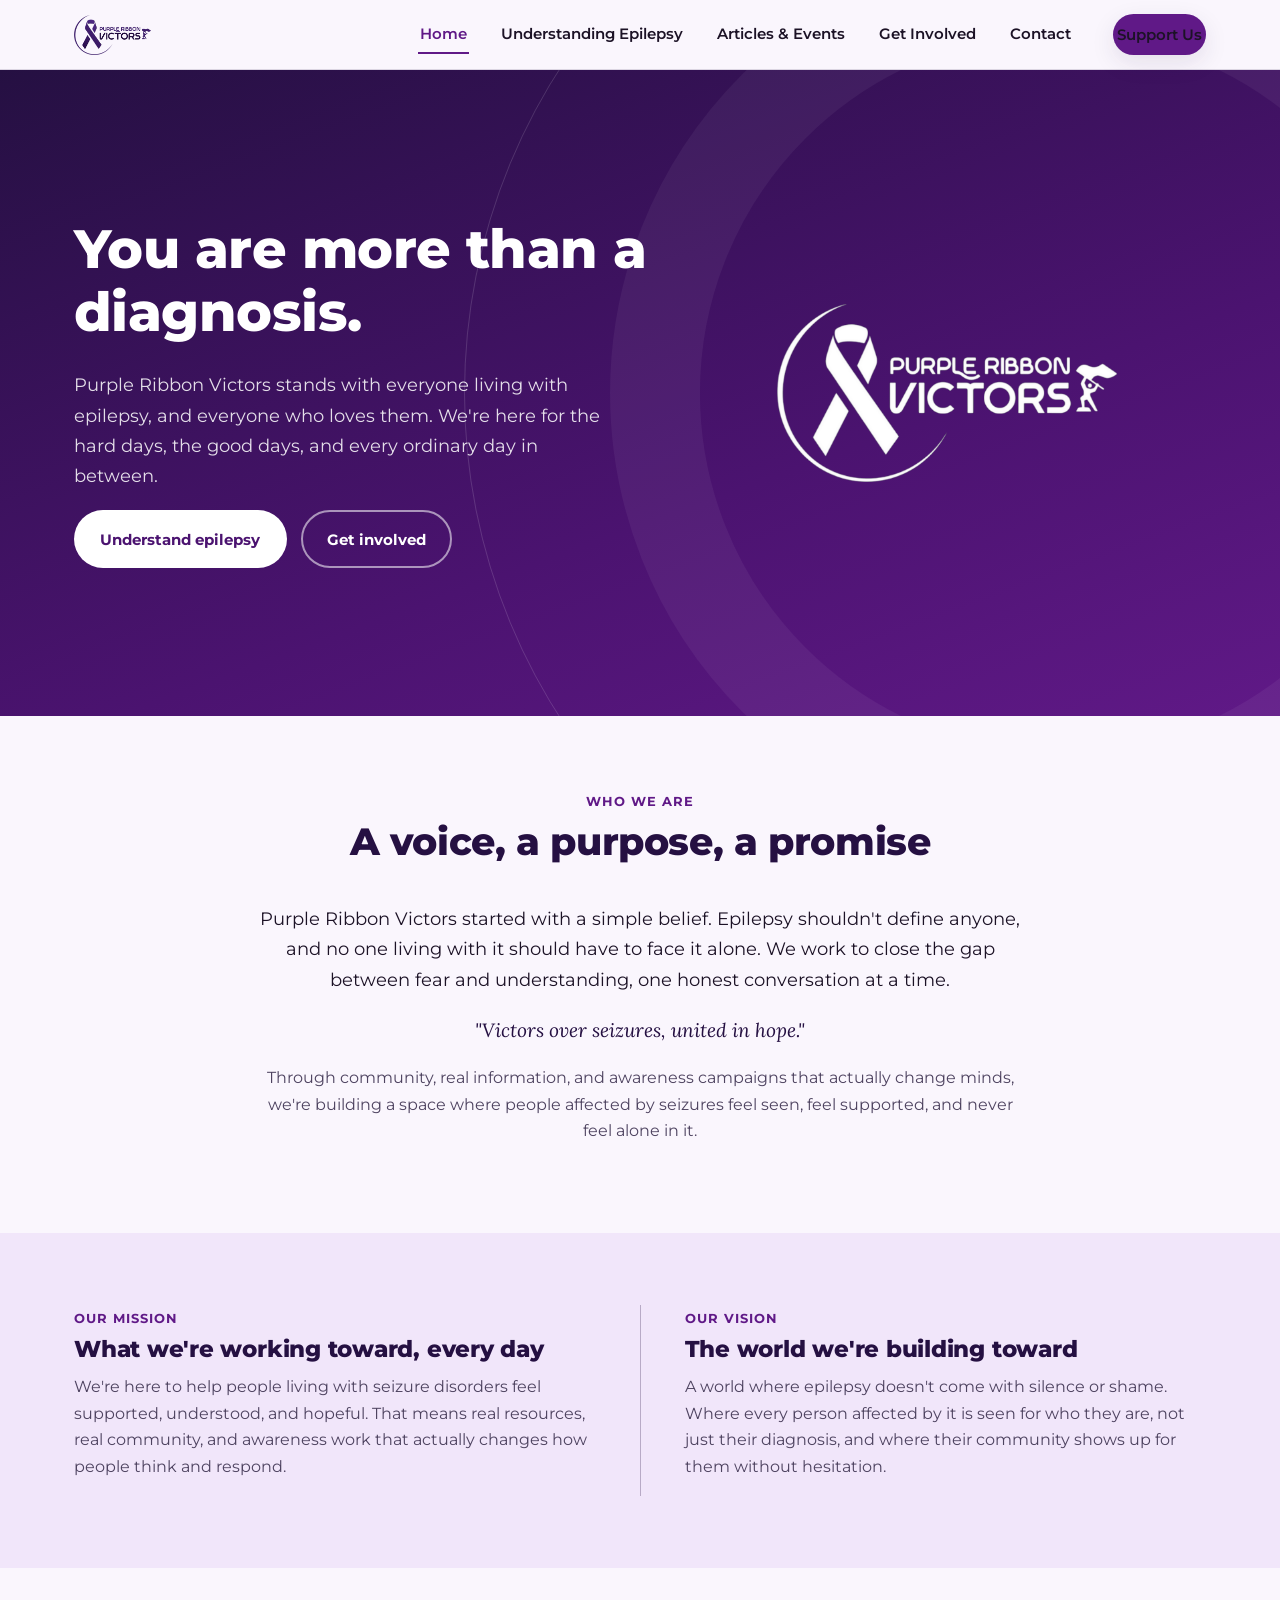
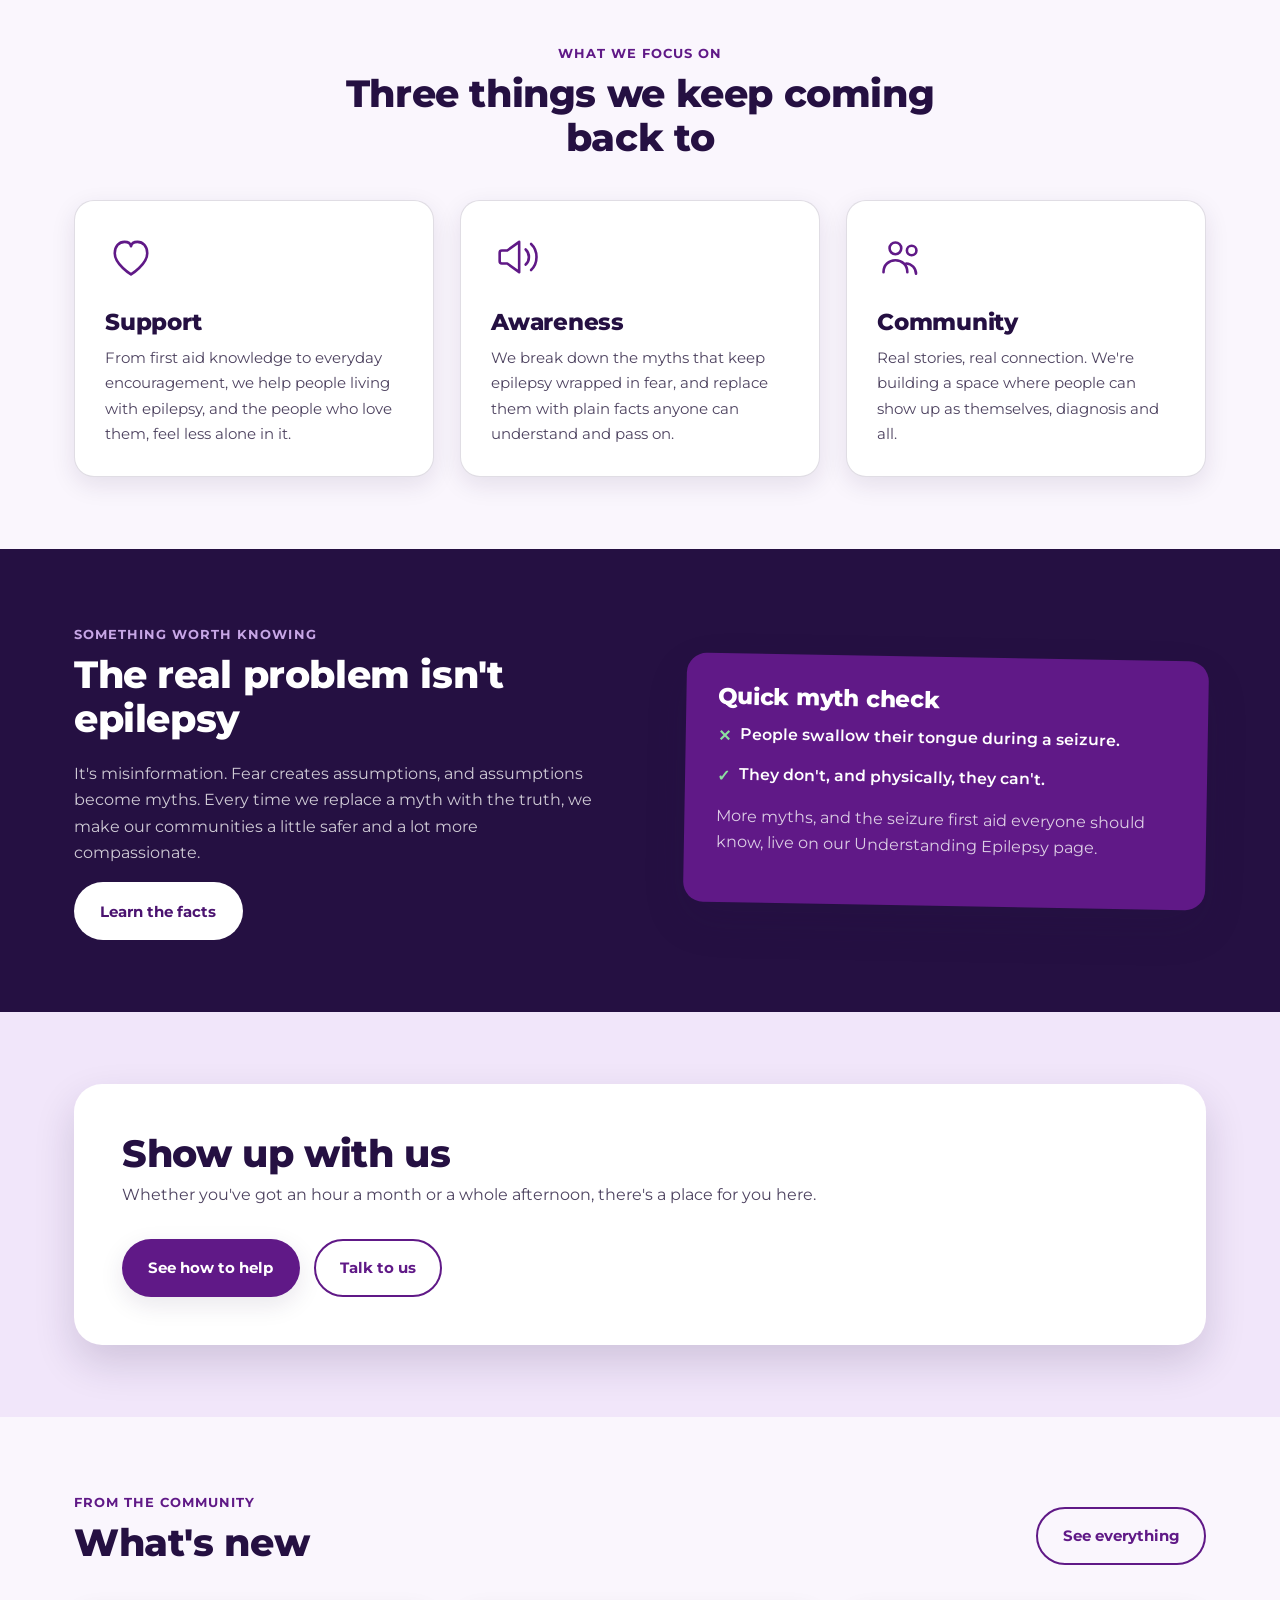
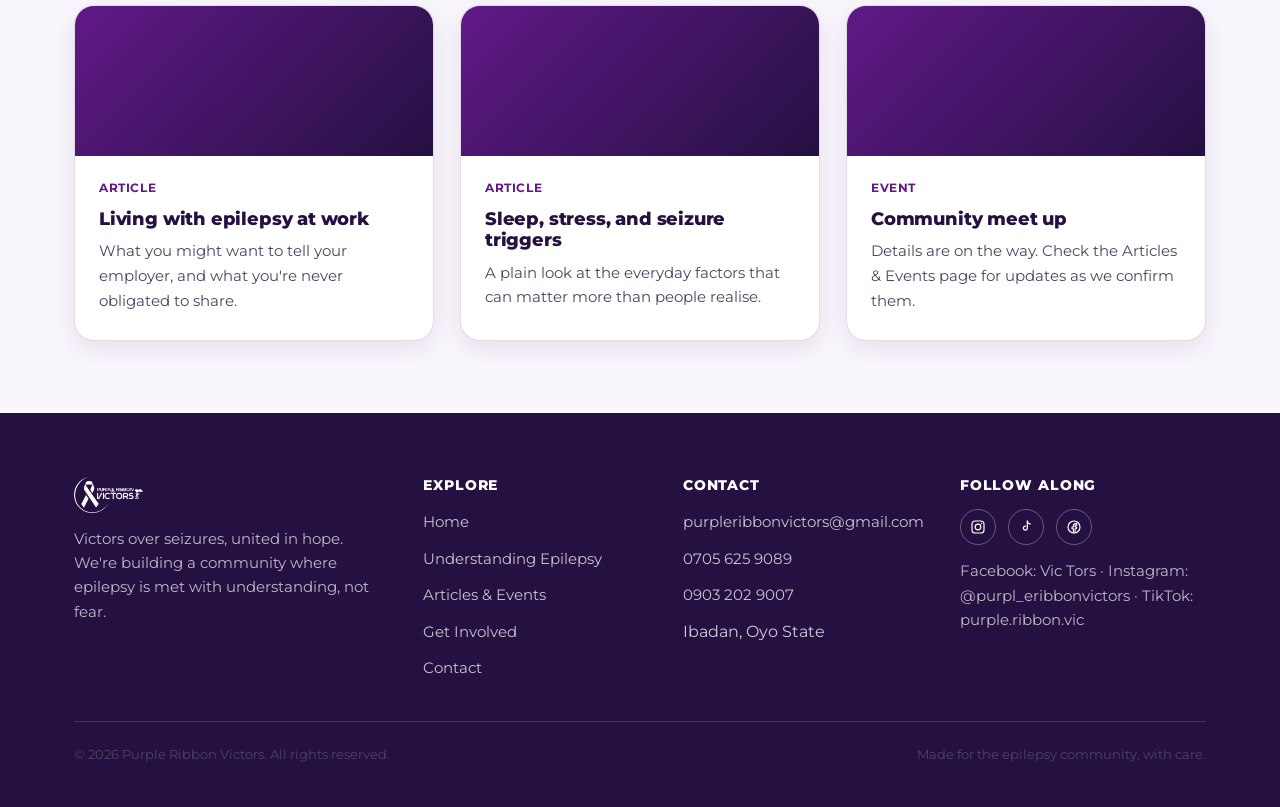
<file: index.html>
<!doctype html>
<html lang="en">
<head>
<meta charset="UTF-8">
<meta name="viewport" content="width=device-width, initial-scale=1.0">
<title>Purple Ribbon Victors | Victors Over Seizures, United in Hope</title>
<meta name="description" content="Purple Ribbon Victors supports people living with epilepsy through community, real information, and honest awareness. Learn, get involved, and never face it alone.">
<link rel="icon" href="logo-color.png">
<link rel="stylesheet" href="style.css">
</head>
<body>

<header class="site-header">
  <nav class="nav">
    <a href="index.html" class="brand">
      <img src="logo-color.png" alt="Purple Ribbon Victors">
    </a>
    <button class="nav-toggle" aria-label="Toggle menu" aria-expanded="false">
      <span></span><span></span><span></span>
    </button>
    <div class="nav-links">
      <a href="index.html" class="active">Home</a>
      <a href="understanding-epilepsy.html">Understanding Epilepsy</a>
      <a href="articles-events.html">Articles &amp; Events</a>
      <a href="get-involved.html">Get Involved</a>
      <a href="contact.html">Contact</a>
      <a href="get-involved.html#support" class="btn btn-primary nav-cta">Support Us</a>
    </div>
  </nav>
</header>

<section class="hero">
  <div class="hero-bg-arc"></div>
  <div class="hero-bg-arc two"></div>
  <div class="wrap">
    <div>
      <h1>You are more than a diagnosis.</h1>
      <p class="lede">Purple Ribbon Victors stands with everyone living with epilepsy, and everyone who loves them. We're here for the hard days, the good days, and every ordinary day in between.</p>
      <div class="btn-row">
        <a href="understanding-epilepsy.html" class="btn btn-white">Understand epilepsy</a>
        <a href="get-involved.html" class="btn btn-outline-light">Get involved</a>
      </div>
    </div>
    <div class="hero-art">
      <img src="logo-white.png" alt="Purple Ribbon Victors ribbon mark" style="max-width:340px;">
    </div>
  </div>
</section>

<section>
  <div class="wrap">
    <div class="section-head center">
      <span class="eyebrow">Who we are</span>
      <h2>A voice, a purpose, a promise</h2>
    </div>
    <div style="max-width:760px; margin:0 auto; text-align:center;">
      <p class="lede">Purple Ribbon Victors started with a simple belief. Epilepsy shouldn't define anyone, and no one living with it should have to face it alone. We work to close the gap between fear and understanding, one honest conversation at a time.</p>
      <p class="quote">"Victors over seizures, united in hope."</p>
      <p>Through community, real information, and awareness campaigns that actually change minds, we're building a space where people affected by seizures feel seen, feel supported, and never feel alone in it.</p>
    </div>
  </div>
</section>

<section class="alt">
  <div class="wrap">
    <div class="divider-row">
      <div>
        <span class="eyebrow">Our mission</span>
        <h3>What we're working toward, every day</h3>
        <p>We're here to help people living with seizure disorders feel supported, understood, and hopeful. That means real resources, real community, and awareness work that actually changes how people think and respond.</p>
      </div>
      <div class="rule"></div>
      <div>
        <span class="eyebrow">Our vision</span>
        <h3>The world we're building toward</h3>
        <p>A world where epilepsy doesn't come with silence or shame. Where every person affected by it is seen for who they are, not just their diagnosis, and where their community shows up for them without hesitation.</p>
      </div>
    </div>
  </div>
</section>

<section>
  <div class="wrap">
    <div class="section-head center">
      <span class="eyebrow">What we focus on</span>
      <h2>Three things we keep coming back to</h2>
    </div>
    <div class="grid grid-3">
      <div class="card">
        <svg class="icon" viewBox="0 0 48 48" fill="none" xmlns="http://www.w3.org/2000/svg">
          <path d="M24 40s-15-9.2-15-19.5C9 14 13 10 18 10c3 0 5.5 1.6 6 4 .5-2.4 3-4 6-4 5 0 9 4 9 10.5C39 30.8 24 40 24 40Z" stroke="#601987" stroke-width="2.4" stroke-linejoin="round"/>
        </svg>
        <h3>Support</h3>
        <p>From first aid knowledge to everyday encouragement, we help people living with epilepsy, and the people who love them, feel less alone in it.</p>
      </div>
      <div class="card">
        <svg class="icon" viewBox="0 0 48 48" fill="none" xmlns="http://www.w3.org/2000/svg">
          <path d="M8 20v8a2 2 0 0 0 2 2h5l11 8V10l-11 8H10a2 2 0 0 0-2 2Z" stroke="#601987" stroke-width="2.4" stroke-linejoin="round"/>
          <path d="M32 17c1.9 1.7 3 4.1 3 7s-1.1 5.3-3 7" stroke="#601987" stroke-width="2.4" stroke-linecap="round"/>
          <path d="M37 12c3.1 2.9 5 6.9 5 12s-1.9 9.1-5 12" stroke="#601987" stroke-width="2.4" stroke-linecap="round"/>
        </svg>
        <h3>Awareness</h3>
        <p>We break down the myths that keep epilepsy wrapped in fear, and replace them with plain facts anyone can understand and pass on.</p>
      </div>
      <div class="card">
        <svg class="icon" viewBox="0 0 48 48" fill="none" xmlns="http://www.w3.org/2000/svg">
          <circle cx="17" cy="16" r="5.4" stroke="#601987" stroke-width="2.4"/>
          <circle cx="32" cy="18" r="4.4" stroke="#601987" stroke-width="2.4"/>
          <path d="M6 38c0-6.6 4.9-11 11-11s11 4.4 11 11" stroke="#601987" stroke-width="2.4" stroke-linecap="round"/>
          <path d="M27 30c5 .3 9 4.4 9 9.5" stroke="#601987" stroke-width="2.4" stroke-linecap="round"/>
        </svg>
        <h3>Community</h3>
        <p>Real stories, real connection. We're building a space where people can show up as themselves, diagnosis and all.</p>
      </div>
    </div>
  </div>
</section>

<section class="dark">
  <div class="wrap">
    <div class="divider-row" style="align-items:center;">
      <div>
        <span class="eyebrow" style="color:#C7A6E6;">Something worth knowing</span>
        <h2>The real problem isn't epilepsy</h2>
        <p>It's misinformation. Fear creates assumptions, and assumptions become myths. Every time we replace a myth with the truth, we make our communities a little safer and a lot more compassionate.</p>
        <a href="understanding-epilepsy.html" class="btn btn-white">Learn the facts</a>
      </div>
      <div class="rule" style="background:rgba(255,255,255,.18);"></div>
      <div class="tilt-card do" style="transform:rotate(1deg);">
        <h3>Quick myth check</h3>
        <ul>
          <li><span class="mark">✕</span> People swallow their tongue during a seizure.</li>
          <li><span class="mark">✓</span> They don't, and physically, they can't.</li>
        </ul>
        <p style="margin-top:14px;">More myths, and the seizure first aid everyone should know, live on our Understanding Epilepsy page.</p>
      </div>
    </div>
  </div>
</section>

<section class="alt">
  <div class="wrap">
    <div class="cta-band" style="background:#fff; box-shadow: var(--shadow-md);">
      <div>
        <h2 style="color:var(--purple-900);">Show up with us</h2>
        <p style="color:var(--ink-soft);">Whether you've got an hour a month or a whole afternoon, there's a place for you here.</p>
      </div>
      <div class="btn-row">
        <a href="get-involved.html" class="btn btn-primary">See how to help</a>
        <a href="contact.html" class="btn btn-outline">Talk to us</a>
      </div>
    </div>
  </div>
</section>

<section>
  <div class="wrap">
    <div class="section-head" style="display:flex; align-items:flex-end; justify-content:space-between; max-width:none; flex-wrap:wrap; gap:16px;">
      <div>
        <span class="eyebrow">From the community</span>
        <h2 style="margin-bottom:0;">What's new</h2>
      </div>
      <a href="articles-events.html" class="btn btn-outline">See everything</a>
    </div>
    <div class="grid grid-3">
      <div class="article-card">
        <div class="thumb"></div>
        <div class="body">
          <span class="meta">Article</span>
          <h3>Living with epilepsy at work</h3>
          <p>What you might want to tell your employer, and what you're never obligated to share.</p>
        </div>
      </div>
      <div class="article-card">
        <div class="thumb"></div>
        <div class="body">
          <span class="meta">Article</span>
          <h3>Sleep, stress, and seizure triggers</h3>
          <p>A plain look at the everyday factors that can matter more than people realise.</p>
        </div>
      </div>
      <div class="article-card">
        <div class="thumb"></div>
        <div class="body">
          <span class="meta">Event</span>
          <h3>Community meet up</h3>
          <p>Details are on the way. Check the Articles &amp; Events page for updates as we confirm them.</p>
        </div>
      </div>
    </div>
  </div>
</section>

<footer class="site-footer">
  <div class="wrap">
    <div class="footer-grid">
      <div>
        <img src="logo-white.png" alt="Purple Ribbon Victors">
        <p>Victors over seizures, united in hope. We're building a community where epilepsy is met with understanding, not fear.</p>
      </div>
      <div>
        <h4>Explore</h4>
        <ul>
          <li><a href="index.html">Home</a></li>
          <li><a href="understanding-epilepsy.html">Understanding Epilepsy</a></li>
          <li><a href="articles-events.html">Articles &amp; Events</a></li>
          <li><a href="get-involved.html">Get Involved</a></li>
          <li><a href="contact.html">Contact</a></li>
        </ul>
      </div>
      <div>
        <h4>Contact</h4>
        <ul>
          <li><a href="mailto:purpleribbonvictors@gmail.com">purpleribbonvictors@gmail.com</a></li>
          <li><a href="tel:07056259089">0705 625 9089</a></li>
          <li><a href="tel:09032029007">0903 202 9007</a></li>
          <li>Ibadan, Oyo State</li>
        </ul>
      </div>
      <div>
        <h4>Follow along</h4>
        <div class="social-row">
          <a href="https://instagram.com/purpl_eribbonvictors" target="_blank" rel="noopener" aria-label="Instagram">
            <svg viewBox="0 0 24 24" fill="none" xmlns="http://www.w3.org/2000/svg"><rect x="3" y="3" width="18" height="18" rx="5" stroke="#fff" stroke-width="1.8"/><circle cx="12" cy="12" r="4.2" stroke="#fff" stroke-width="1.8"/><circle cx="17.4" cy="6.6" r="1" fill="#fff"/></svg>
          </a>
          <a href="https://www.tiktok.com/@purple.ribbon.vic" target="_blank" rel="noopener" aria-label="TikTok">
            <svg viewBox="0 0 24 24" fill="none" xmlns="http://www.w3.org/2000/svg"><path d="M14 3v10.6a3 3 0 1 1-2.4-2.94" stroke="#fff" stroke-width="1.8" stroke-linecap="round"/><path d="M14 3c.4 2.4 2.2 4.2 4.6 4.5" stroke="#fff" stroke-width="1.8" stroke-linecap="round"/></svg>
          </a>
          <a aria-label="Facebook">
            <svg viewBox="0 0 24 24" fill="none" xmlns="http://www.w3.org/2000/svg"><circle cx="12" cy="12" r="9" stroke="#fff" stroke-width="1.8"/><path d="M13.6 21v-6.4h2.1l.3-2.5h-2.4V10.5c0-.7.2-1.2 1.3-1.2h1.3V7c-.2 0-1-.1-1.9-.1-1.9 0-3.2 1.1-3.2 3.3v1.9H9v2.5h2.1V21" stroke="#fff" stroke-width="1.6" stroke-linejoin="round"/></svg>
          </a>
        </div>
        <p class="small" style="margin-top:14px;">Facebook: Vic Tors &middot; Instagram: @purpl_eribbonvictors &middot; TikTok: purple.ribbon.vic</p>
      </div>
    </div>
    <div class="footer-bottom">
      <p>&copy; <span data-year></span> Purple Ribbon Victors. All rights reserved.</p>
      <p>Made for the epilepsy community, with care.</p>
    </div>
  </div>
</footer>

<script src="main.js"></script>
</body>
</html>
</file>
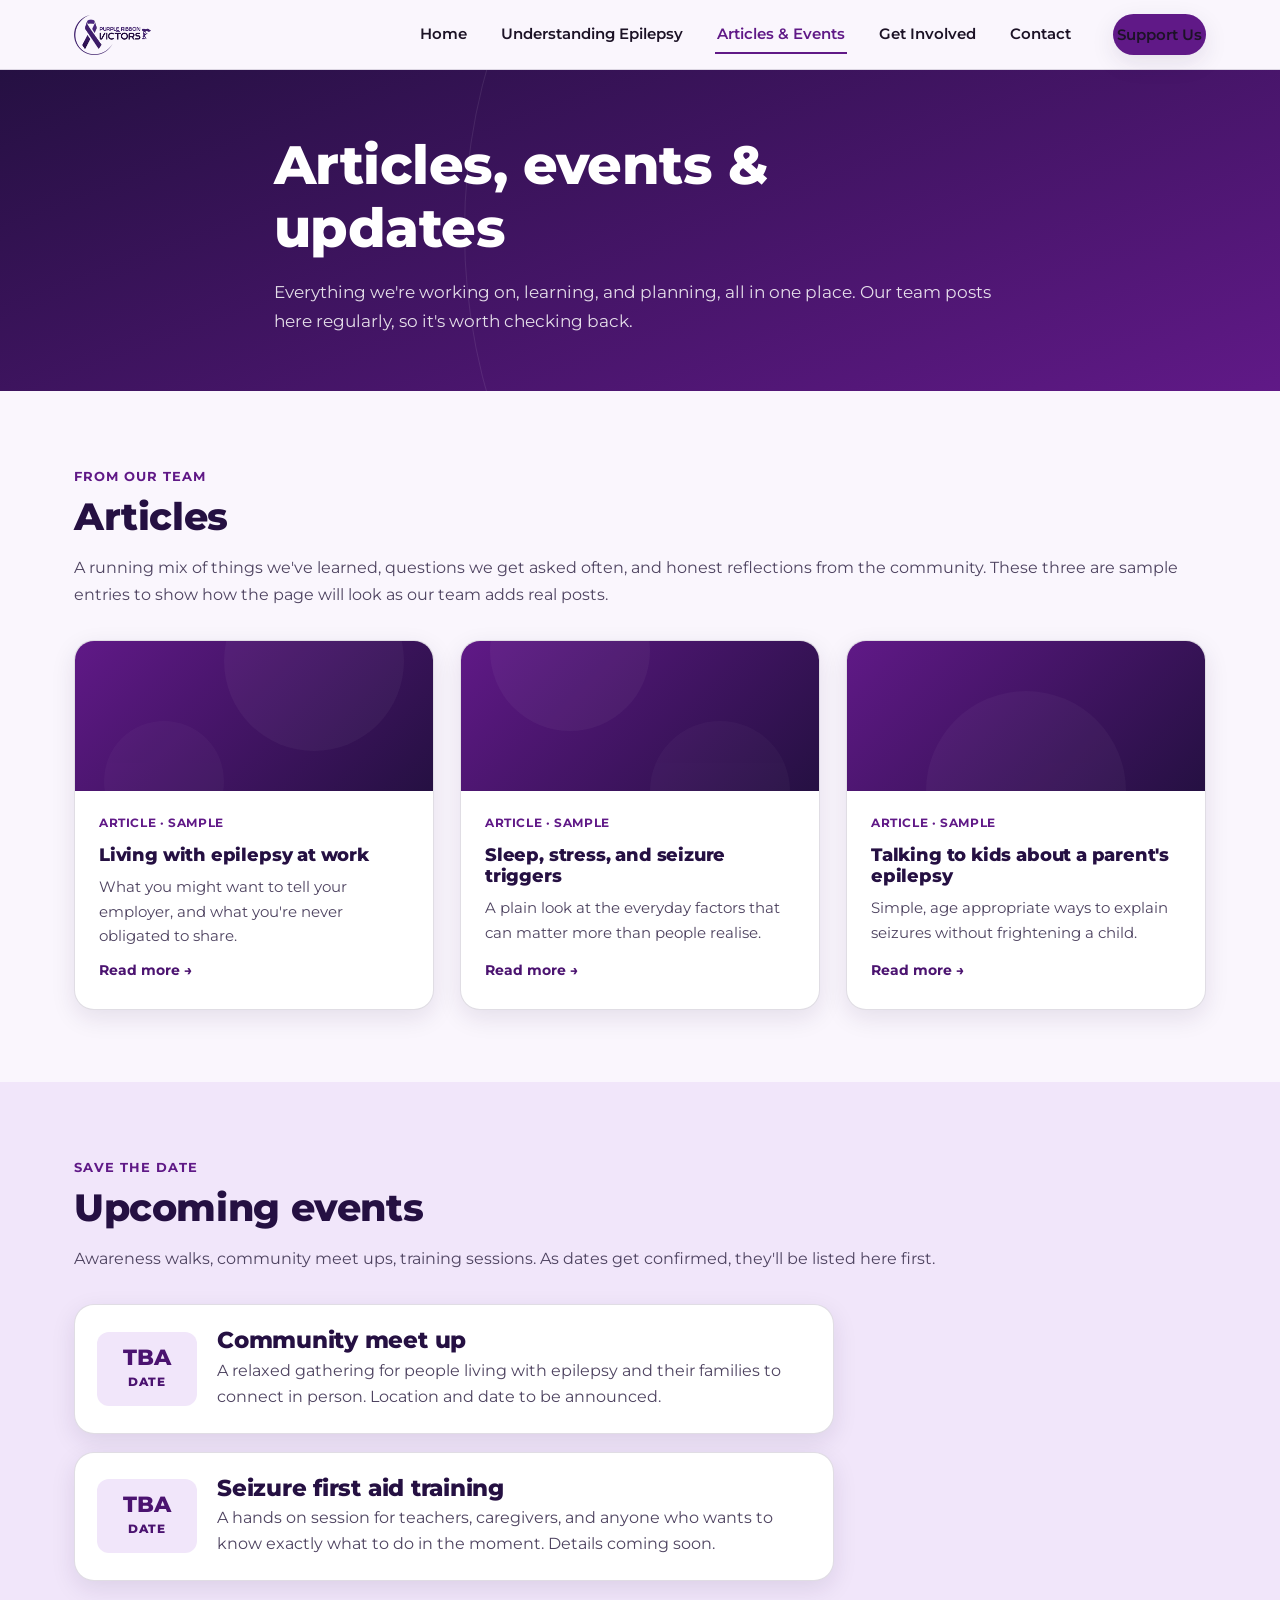
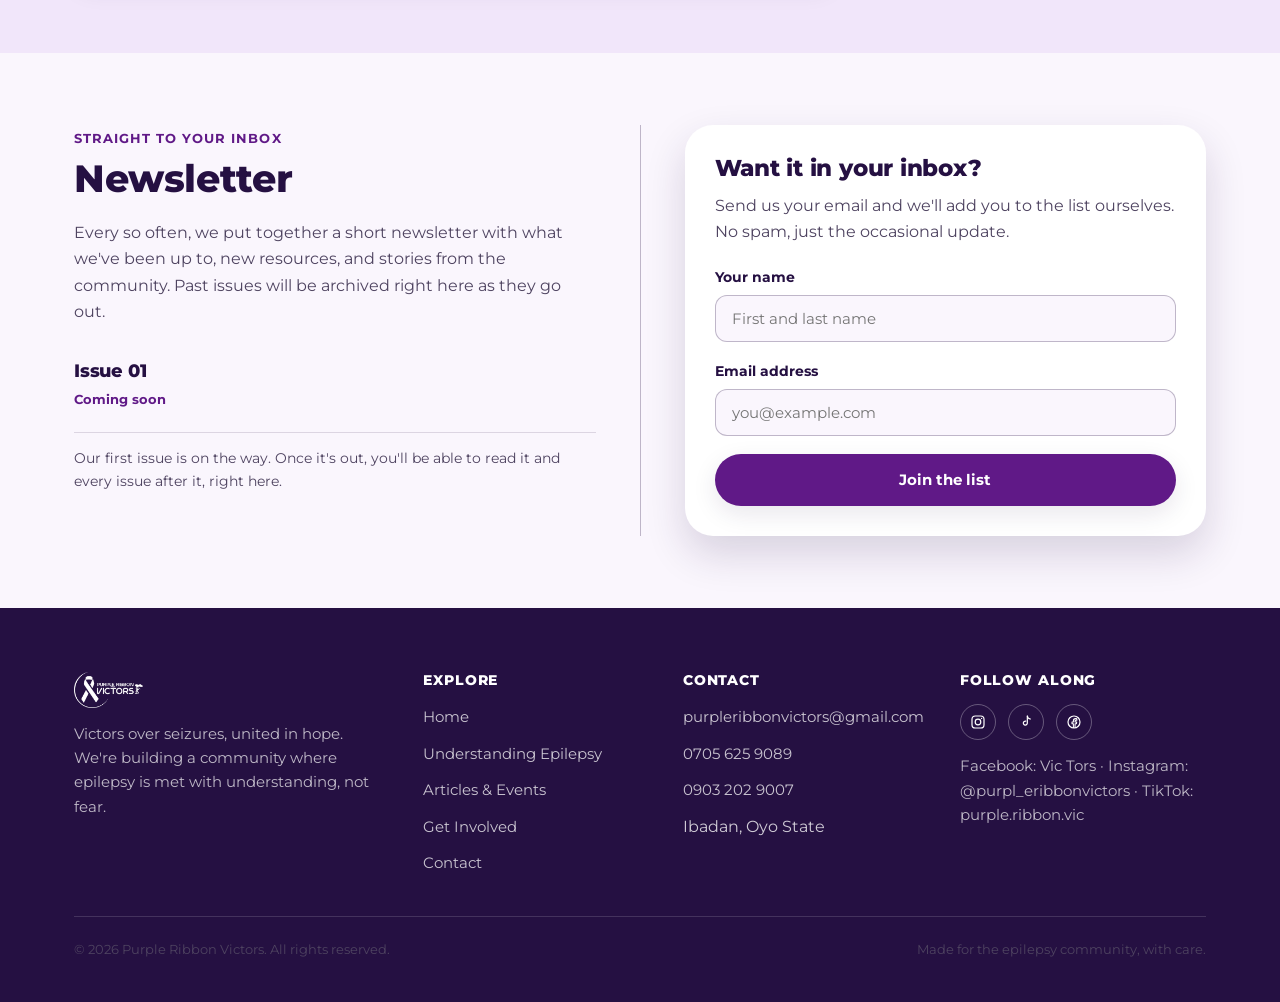
<file: articles-events.html>
<!doctype html>
<html lang="en">
<head>
<meta charset="UTF-8">
<meta name="viewport" content="width=device-width, initial-scale=1.0">
<title>Articles, Events &amp; Newsletter | Purple Ribbon Victors</title>
<meta name="description" content="Articles, upcoming events, and newsletter issues from Purple Ribbon Victors. Updated by our team as things happen.">
<link rel="icon" href="logo-color.png">
<link rel="stylesheet" href="style.css">
</head>
<body>

<header class="site-header">
  <nav class="nav">
    <a href="index.html" class="brand">
      <img src="logo-color.png" alt="Purple Ribbon Victors">
    </a>
    <button class="nav-toggle" aria-label="Toggle menu" aria-expanded="false">
      <span></span><span></span><span></span>
    </button>
    <div class="nav-links">
      <a href="index.html">Home</a>
      <a href="understanding-epilepsy.html">Understanding Epilepsy</a>
      <a href="articles-events.html" class="active">Articles &amp; Events</a>
      <a href="get-involved.html">Get Involved</a>
      <a href="contact.html">Contact</a>
      <a href="get-involved.html#support" class="btn btn-primary nav-cta">Support Us</a>
    </div>
  </nav>
</header>

<section class="page-head">
  <div class="hero-bg-arc two" style="opacity:.6;"></div>
  <div class="wrap">
    <h1>Articles, events &amp; updates</h1>
    <p>Everything we're working on, learning, and planning, all in one place. Our team posts here regularly, so it's worth checking back.</p>
  </div>
</section>

<section>
  <div class="wrap">
    <div class="section-head">
      <span class="eyebrow">From our team</span>
      <h2 style="margin-bottom:0;">Articles</h2>
    </div>
    <p class="muted" style="margin-top:-24px; margin-bottom:32px;">A running mix of things we've learned, questions we get asked often, and honest reflections from the community. These three are sample entries to show how the page will look as our team adds real posts.</p>

    <div class="grid grid-3">
      <div class="article-card">
        <div class="thumb">
          <svg viewBox="0 0 200 150" width="100%" height="100%" xmlns="http://www.w3.org/2000/svg">
            <circle cx="160" cy="20" r="90" fill="rgba(255,255,255,.08)"/>
            <circle cx="10" cy="140" r="60" fill="rgba(255,255,255,.06)"/>
          </svg>
        </div>
        <div class="body">
          <span class="meta">Article &middot; Sample</span>
          <h3>Living with epilepsy at work</h3>
          <p>What you might want to tell your employer, and what you're never obligated to share.</p>
          <span class="read">Read more &rarr;</span>
        </div>
      </div>
      <div class="article-card">
        <div class="thumb">
          <svg viewBox="0 0 200 150" width="100%" height="100%" xmlns="http://www.w3.org/2000/svg">
            <circle cx="30" cy="10" r="80" fill="rgba(255,255,255,.08)"/>
            <circle cx="180" cy="150" r="70" fill="rgba(255,255,255,.06)"/>
          </svg>
        </div>
        <div class="body">
          <span class="meta">Article &middot; Sample</span>
          <h3>Sleep, stress, and seizure triggers</h3>
          <p>A plain look at the everyday factors that can matter more than people realise.</p>
          <span class="read">Read more &rarr;</span>
        </div>
      </div>
      <div class="article-card">
        <div class="thumb">
          <svg viewBox="0 0 200 150" width="100%" height="100%" xmlns="http://www.w3.org/2000/svg">
            <circle cx="100" cy="150" r="100" fill="rgba(255,255,255,.07)"/>
          </svg>
        </div>
        <div class="body">
          <span class="meta">Article &middot; Sample</span>
          <h3>Talking to kids about a parent's epilepsy</h3>
          <p>Simple, age appropriate ways to explain seizures without frightening a child.</p>
          <span class="read">Read more &rarr;</span>
        </div>
      </div>
    </div>
  </div>
</section>

<section class="alt">
  <div class="wrap">
    <div class="section-head">
      <span class="eyebrow">Save the date</span>
      <h2 style="margin-bottom:0;">Upcoming events</h2>
    </div>
    <p class="muted" style="margin-top:-24px; margin-bottom:32px;">Awareness walks, community meet ups, training sessions. As dates get confirmed, they'll be listed here first.</p>

    <div style="display:flex; flex-direction:column; gap:18px; max-width:760px;">
      <div class="event-card">
        <div class="event-date">
          <span class="num">TBA</span>
          <span class="lbl">Date</span>
        </div>
        <div>
          <h3 style="margin-bottom:4px;">Community meet up</h3>
          <p style="margin:0;">A relaxed gathering for people living with epilepsy and their families to connect in person. Location and date to be announced.</p>
        </div>
      </div>
      <div class="event-card">
        <div class="event-date">
          <span class="num">TBA</span>
          <span class="lbl">Date</span>
        </div>
        <div>
          <h3 style="margin-bottom:4px;">Seizure first aid training</h3>
          <p style="margin:0;">A hands on session for teachers, caregivers, and anyone who wants to know exactly what to do in the moment. Details coming soon.</p>
        </div>
      </div>
    </div>
  </div>
</section>

<section>
  <div class="wrap">
    <div class="divider-row">
      <div>
        <span class="eyebrow">Straight to your inbox</span>
        <h2>Newsletter</h2>
        <p>Every so often, we put together a short newsletter with what we've been up to, new resources, and stories from the community. Past issues will be archived right here as they go out.</p>
        <div class="newsletter-issue">
          <div>
            <h4>Issue 01</h4>
            <span class="date">Coming soon</span>
          </div>
        </div>
        <p class="muted small" style="margin-top:14px;">Our first issue is on the way. Once it's out, you'll be able to read it and every issue after it, right here.</p>
      </div>
      <div class="rule"></div>
      <div>
        <div class="form-card" style="padding:30px;">
          <h3>Want it in your inbox?</h3>
          <p style="margin-bottom:20px;">Send us your email and we'll add you to the list ourselves. No spam, just the occasional update.</p>
          <form data-mailto="purpleribbonvictors@gmail.com" data-subject="Newsletter signup">
            <div class="field">
              <label for="nl-name">Your name</label>
              <input id="nl-name" name="name" type="text" placeholder="First and last name" required>
            </div>
            <div class="field">
              <label for="nl-email">Email address</label>
              <input id="nl-email" name="email" type="email" placeholder="you@example.com" required>
            </div>
            <button type="submit" class="btn btn-primary" style="width:100%; justify-content:center;">Join the list</button>
          </form>
        </div>
      </div>
    </div>
  </div>
</section>

<footer class="site-footer">
  <div class="wrap">
    <div class="footer-grid">
      <div>
        <img src="logo-white.png" alt="Purple Ribbon Victors">
        <p>Victors over seizures, united in hope. We're building a community where epilepsy is met with understanding, not fear.</p>
      </div>
      <div>
        <h4>Explore</h4>
        <ul>
          <li><a href="index.html">Home</a></li>
          <li><a href="understanding-epilepsy.html">Understanding Epilepsy</a></li>
          <li><a href="articles-events.html">Articles &amp; Events</a></li>
          <li><a href="get-involved.html">Get Involved</a></li>
          <li><a href="contact.html">Contact</a></li>
        </ul>
      </div>
      <div>
        <h4>Contact</h4>
        <ul>
          <li><a href="mailto:purpleribbonvictors@gmail.com">purpleribbonvictors@gmail.com</a></li>
          <li><a href="tel:07056259089">0705 625 9089</a></li>
          <li><a href="tel:09032029007">0903 202 9007</a></li>
          <li>Ibadan, Oyo State</li>
        </ul>
      </div>
      <div>
        <h4>Follow along</h4>
        <div class="social-row">
          <a href="https://instagram.com/purpl_eribbonvictors" target="_blank" rel="noopener" aria-label="Instagram">
            <svg viewBox="0 0 24 24" fill="none" xmlns="http://www.w3.org/2000/svg"><rect x="3" y="3" width="18" height="18" rx="5" stroke="#fff" stroke-width="1.8"/><circle cx="12" cy="12" r="4.2" stroke="#fff" stroke-width="1.8"/><circle cx="17.4" cy="6.6" r="1" fill="#fff"/></svg>
          </a>
          <a href="https://www.tiktok.com/@purple.ribbon.vic" target="_blank" rel="noopener" aria-label="TikTok">
            <svg viewBox="0 0 24 24" fill="none" xmlns="http://www.w3.org/2000/svg"><path d="M14 3v10.6a3 3 0 1 1-2.4-2.94" stroke="#fff" stroke-width="1.8" stroke-linecap="round"/><path d="M14 3c.4 2.4 2.2 4.2 4.6 4.5" stroke="#fff" stroke-width="1.8" stroke-linecap="round"/></svg>
          </a>
          <a aria-label="Facebook">
            <svg viewBox="0 0 24 24" fill="none" xmlns="http://www.w3.org/2000/svg"><circle cx="12" cy="12" r="9" stroke="#fff" stroke-width="1.8"/><path d="M13.6 21v-6.4h2.1l.3-2.5h-2.4V10.5c0-.7.2-1.2 1.3-1.2h1.3V7c-.2 0-1-.1-1.9-.1-1.9 0-3.2 1.1-3.2 3.3v1.9H9v2.5h2.1V21" stroke="#fff" stroke-width="1.6" stroke-linejoin="round"/></svg>
          </a>
        </div>
        <p class="small" style="margin-top:14px;">Facebook: Vic Tors &middot; Instagram: @purpl_eribbonvictors &middot; TikTok: purple.ribbon.vic</p>
      </div>
    </div>
    <div class="footer-bottom">
      <p>&copy; <span data-year></span> Purple Ribbon Victors. All rights reserved.</p>
      <p>Made for the epilepsy community, with care.</p>
    </div>
  </div>
</footer>

<script src="main.js"></script>
</body>
</html>
</file>
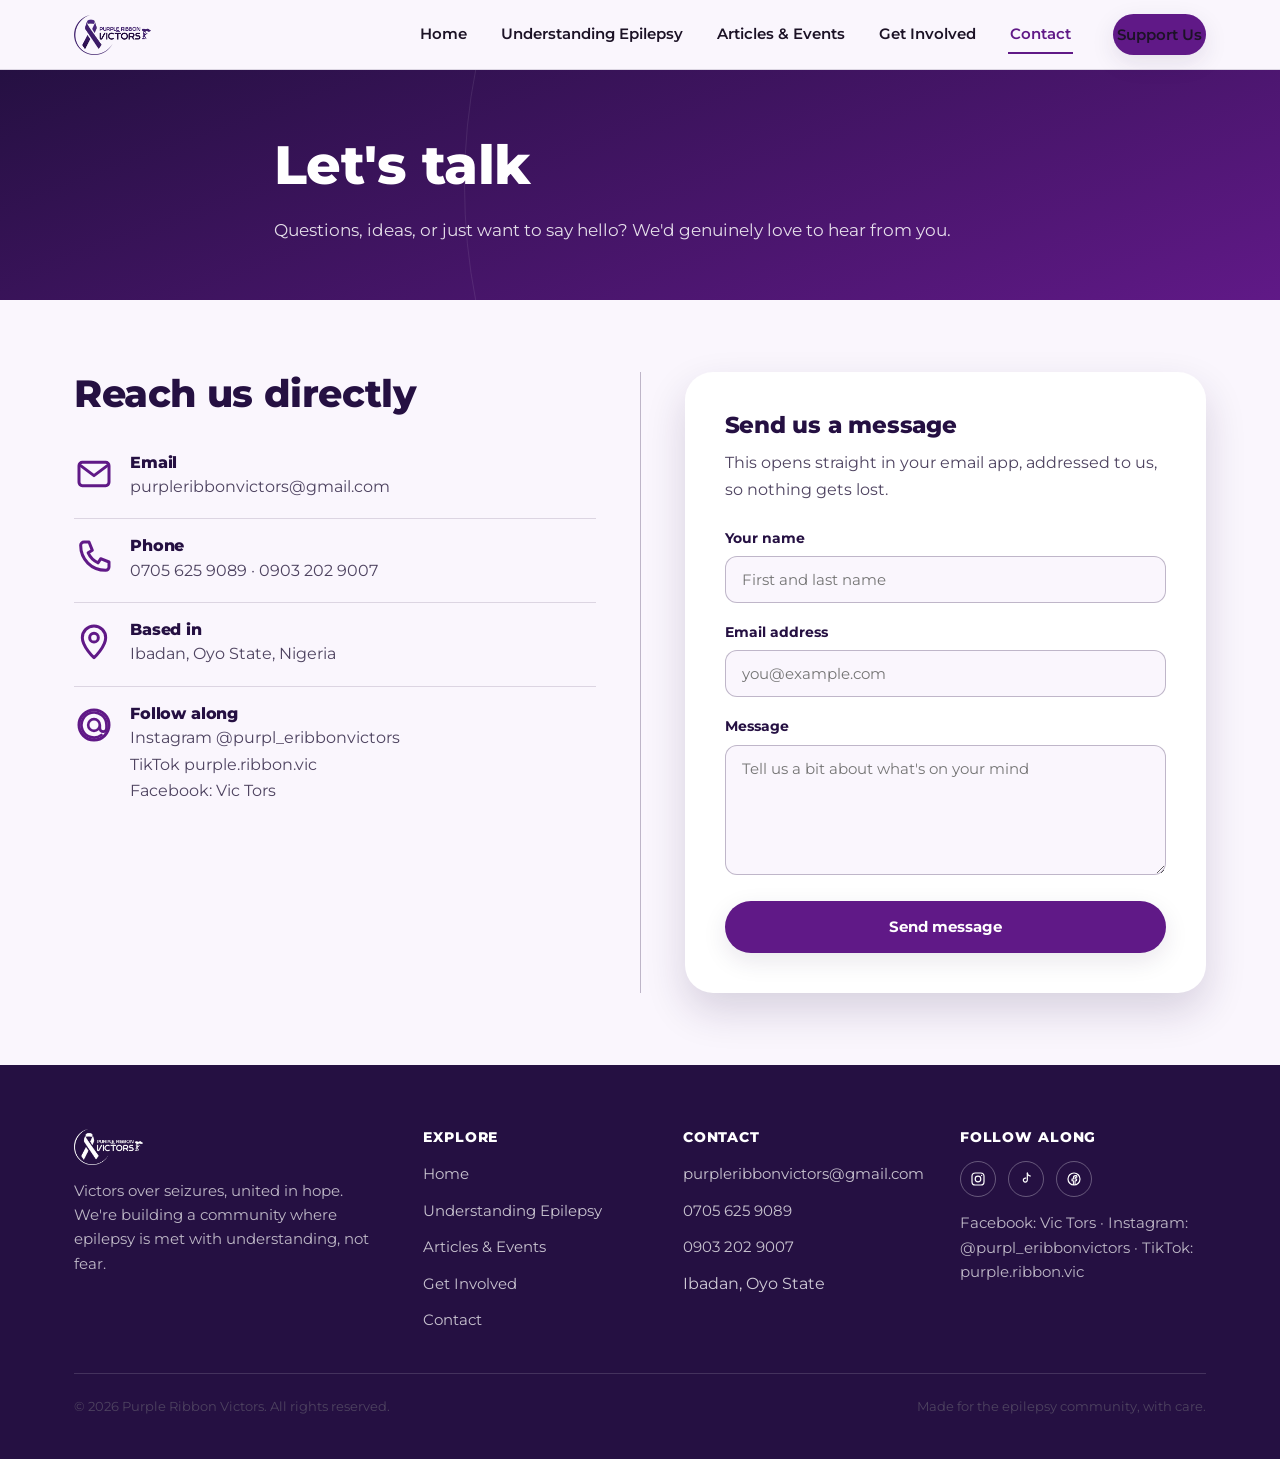
<file: contact.html>
<!doctype html>
<html lang="en">
<head>
<meta charset="UTF-8">
<meta name="viewport" content="width=device-width, initial-scale=1.0">
<title>Contact | Purple Ribbon Victors</title>
<meta name="description" content="Get in touch with Purple Ribbon Victors. We'd love to hear from you.">
<link rel="icon" href="logo-color.png">
<link rel="stylesheet" href="style.css">
</head>
<body>

<header class="site-header">
  <nav class="nav">
    <a href="index.html" class="brand">
      <img src="logo-color.png" alt="Purple Ribbon Victors">
    </a>
    <button class="nav-toggle" aria-label="Toggle menu" aria-expanded="false">
      <span></span><span></span><span></span>
    </button>
    <div class="nav-links">
      <a href="index.html">Home</a>
      <a href="understanding-epilepsy.html">Understanding Epilepsy</a>
      <a href="articles-events.html">Articles &amp; Events</a>
      <a href="get-involved.html">Get Involved</a>
      <a href="contact.html" class="active">Contact</a>
      <a href="get-involved.html#support" class="btn btn-primary nav-cta">Support Us</a>
    </div>
  </nav>
</header>

<section class="page-head">
  <div class="hero-bg-arc two" style="opacity:.6;"></div>
  <div class="wrap">
    <h1>Let's talk</h1>
    <p>Questions, ideas, or just want to say hello? We'd genuinely love to hear from you.</p>
  </div>
</section>

<section>
  <div class="wrap">
    <div class="divider-row">
      <div>
        <h2>Reach us directly</h2>
        <div class="info-row">
          <svg class="ico" viewBox="0 0 24 24" fill="none" xmlns="http://www.w3.org/2000/svg"><rect x="3" y="5" width="18" height="14" rx="2" stroke="#601987" stroke-width="1.8"/><path d="m4 7 8 6 8-6" stroke="#601987" stroke-width="1.8" stroke-linecap="round" stroke-linejoin="round"/></svg>
          <div>
            <h4>Email</h4>
            <p><a href="mailto:purpleribbonvictors@gmail.com">purpleribbonvictors@gmail.com</a></p>
          </div>
        </div>
        <div class="info-row">
          <svg class="ico" viewBox="0 0 24 24" fill="none" xmlns="http://www.w3.org/2000/svg"><path d="M6 3h3l2 5-2.5 1.5a12 12 0 0 0 6 6L16 13l5 2v3a2 2 0 0 1-2 2C10.5 20 4 13.5 4 5a2 2 0 0 1 2-2Z" stroke="#601987" stroke-width="1.8" stroke-linejoin="round"/></svg>
          <div>
            <h4>Phone</h4>
            <p><a href="tel:07056259089">0705 625 9089</a> &middot; <a href="tel:09032029007">0903 202 9007</a></p>
          </div>
        </div>
        <div class="info-row">
          <svg class="ico" viewBox="0 0 24 24" fill="none" xmlns="http://www.w3.org/2000/svg"><path d="M12 22s7-6.6 7-12a7 7 0 1 0-14 0c0 5.4 7 12 7 12Z" stroke="#601987" stroke-width="1.8" stroke-linejoin="round"/><circle cx="12" cy="10" r="2.6" stroke="#601987" stroke-width="1.8"/></svg>
          <div>
            <h4>Based in</h4>
            <p>Ibadan, Oyo State, Nigeria</p>
          </div>
        </div>
        <div class="info-row">
          <svg class="ico" viewBox="0 0 24 24" fill="none" xmlns="http://www.w3.org/2000/svg"><circle cx="12" cy="12" r="9" stroke="#601987" stroke-width="1.8"/><path d="M15.5 12a3.5 3.5 0 1 1-7 0 3.5 3.5 0 0 1 7 0Zm0 0V14a2 2 0 0 0 4 0v-2a7.5 7.5 0 1 0-3 6" stroke="#601987" stroke-width="1.6" stroke-linecap="round" stroke-linejoin="round"/></svg>
          <div>
            <h4>Follow along</h4>
            <p>Instagram <a href="https://instagram.com/purpl_eribbonvictors" target="_blank" rel="noopener">@purpl_eribbonvictors</a><br>
            TikTok <a href="https://www.tiktok.com/@purple.ribbon.vic" target="_blank" rel="noopener">purple.ribbon.vic</a><br>
            Facebook: Vic Tors</p>
          </div>
        </div>
      </div>
      <div class="rule"></div>
      <div>
        <div class="form-card">
          <h3>Send us a message</h3>
          <p style="margin-bottom:24px;">This opens straight in your email app, addressed to us, so nothing gets lost.</p>
          <form data-mailto="purpleribbonvictors@gmail.com" data-subject="Message from the website">
            <div class="field">
              <label for="c-name">Your name</label>
              <input id="c-name" name="name" type="text" placeholder="First and last name" required>
            </div>
            <div class="field">
              <label for="c-email">Email address</label>
              <input id="c-email" name="email" type="email" placeholder="you@example.com" required>
            </div>
            <div class="field">
              <label for="c-message">Message</label>
              <textarea id="c-message" name="message" placeholder="Tell us a bit about what's on your mind" required></textarea>
            </div>
            <button type="submit" class="btn btn-primary" style="width:100%; justify-content:center;">Send message</button>
          </form>
        </div>
      </div>
    </div>
  </div>
</section>

<footer class="site-footer">
  <div class="wrap">
    <div class="footer-grid">
      <div>
        <img src="logo-white.png" alt="Purple Ribbon Victors">
        <p>Victors over seizures, united in hope. We're building a community where epilepsy is met with understanding, not fear.</p>
      </div>
      <div>
        <h4>Explore</h4>
        <ul>
          <li><a href="index.html">Home</a></li>
          <li><a href="understanding-epilepsy.html">Understanding Epilepsy</a></li>
          <li><a href="articles-events.html">Articles &amp; Events</a></li>
          <li><a href="get-involved.html">Get Involved</a></li>
          <li><a href="contact.html">Contact</a></li>
        </ul>
      </div>
      <div>
        <h4>Contact</h4>
        <ul>
          <li><a href="mailto:purpleribbonvictors@gmail.com">purpleribbonvictors@gmail.com</a></li>
          <li><a href="tel:07056259089">0705 625 9089</a></li>
          <li><a href="tel:09032029007">0903 202 9007</a></li>
          <li>Ibadan, Oyo State</li>
        </ul>
      </div>
      <div>
        <h4>Follow along</h4>
        <div class="social-row">
          <a href="https://instagram.com/purpl_eribbonvictors" target="_blank" rel="noopener" aria-label="Instagram">
            <svg viewBox="0 0 24 24" fill="none" xmlns="http://www.w3.org/2000/svg"><rect x="3" y="3" width="18" height="18" rx="5" stroke="#fff" stroke-width="1.8"/><circle cx="12" cy="12" r="4.2" stroke="#fff" stroke-width="1.8"/><circle cx="17.4" cy="6.6" r="1" fill="#fff"/></svg>
          </a>
          <a href="https://www.tiktok.com/@purple.ribbon.vic" target="_blank" rel="noopener" aria-label="TikTok">
            <svg viewBox="0 0 24 24" fill="none" xmlns="http://www.w3.org/2000/svg"><path d="M14 3v10.6a3 3 0 1 1-2.4-2.94" stroke="#fff" stroke-width="1.8" stroke-linecap="round"/><path d="M14 3c.4 2.4 2.2 4.2 4.6 4.5" stroke="#fff" stroke-width="1.8" stroke-linecap="round"/></svg>
          </a>
          <a aria-label="Facebook">
            <svg viewBox="0 0 24 24" fill="none" xmlns="http://www.w3.org/2000/svg"><circle cx="12" cy="12" r="9" stroke="#fff" stroke-width="1.8"/><path d="M13.6 21v-6.4h2.1l.3-2.5h-2.4V10.5c0-.7.2-1.2 1.3-1.2h1.3V7c-.2 0-1-.1-1.9-.1-1.9 0-3.2 1.1-3.2 3.3v1.9H9v2.5h2.1V21" stroke="#fff" stroke-width="1.6" stroke-linejoin="round"/></svg>
          </a>
        </div>
        <p class="small" style="margin-top:14px;">Facebook: Vic Tors &middot; Instagram: @purpl_eribbonvictors &middot; TikTok: purple.ribbon.vic</p>
      </div>
    </div>
    <div class="footer-bottom">
      <p>&copy; <span data-year></span> Purple Ribbon Victors. All rights reserved.</p>
      <p>Made for the epilepsy community, with care.</p>
    </div>
  </div>
</footer>

<script src="main.js"></script>
</body>
</html>
</file>
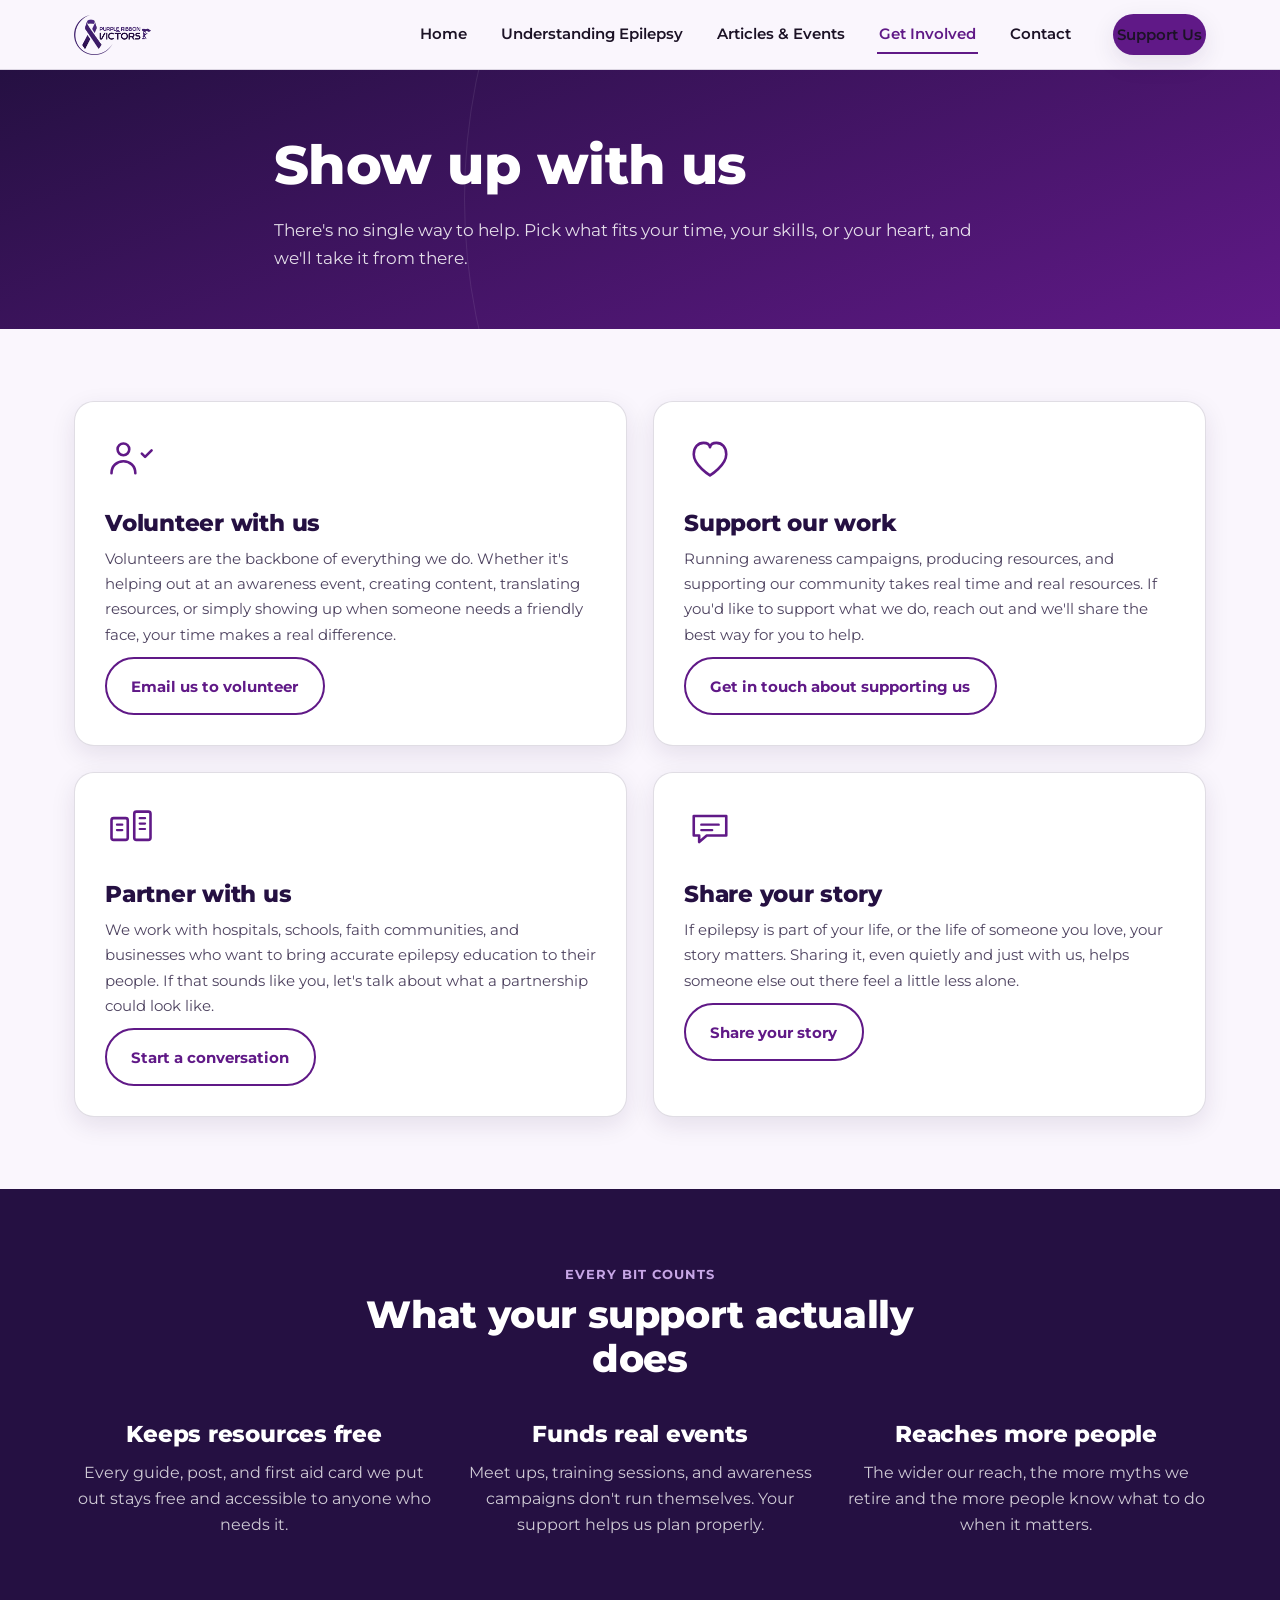
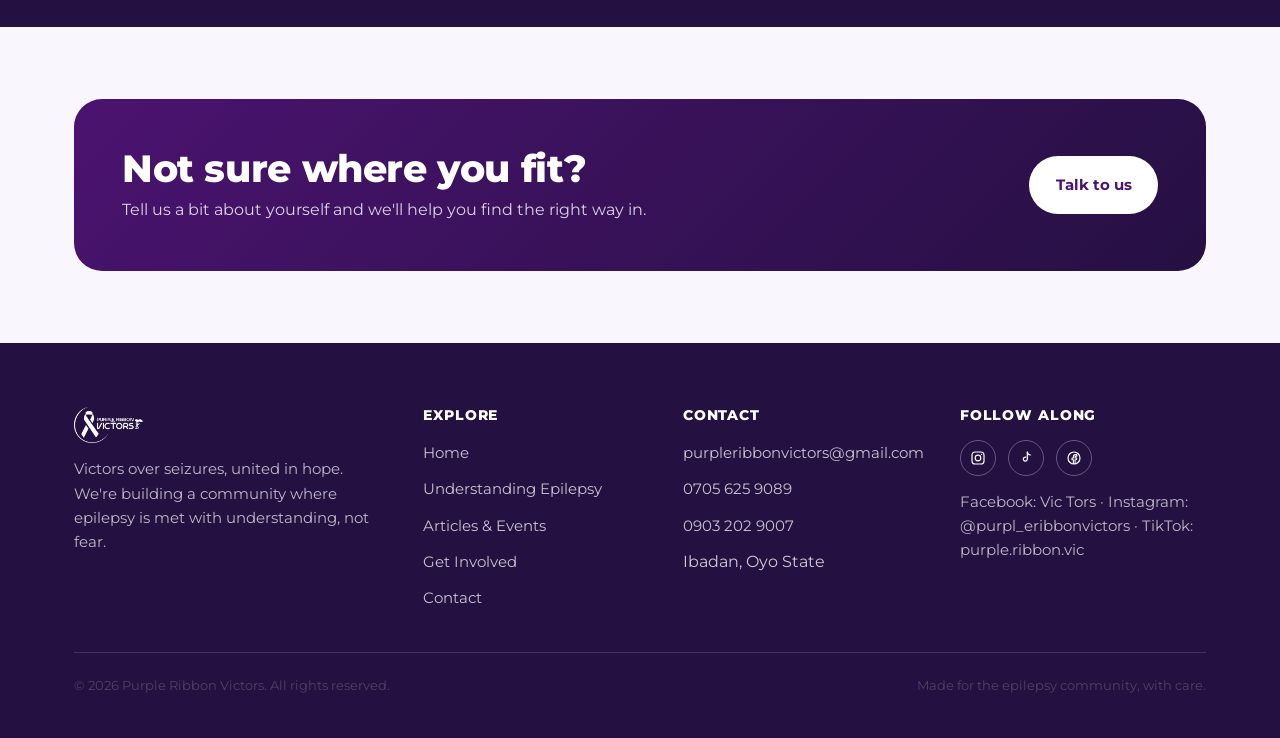
<file: get-involved.html>
<!doctype html>
<html lang="en">
<head>
<meta charset="UTF-8">
<meta name="viewport" content="width=device-width, initial-scale=1.0">
<title>Get Involved | Purple Ribbon Victors</title>
<meta name="description" content="Volunteer, support our work, partner with us, or share your story. There's more than one way to stand with the epilepsy community.">
<link rel="icon" href="logo-color.png">
<link rel="stylesheet" href="style.css">
</head>
<body>

<header class="site-header">
  <nav class="nav">
    <a href="index.html" class="brand">
      <img src="logo-color.png" alt="Purple Ribbon Victors">
    </a>
    <button class="nav-toggle" aria-label="Toggle menu" aria-expanded="false">
      <span></span><span></span><span></span>
    </button>
    <div class="nav-links">
      <a href="index.html">Home</a>
      <a href="understanding-epilepsy.html">Understanding Epilepsy</a>
      <a href="articles-events.html">Articles &amp; Events</a>
      <a href="get-involved.html" class="active">Get Involved</a>
      <a href="contact.html">Contact</a>
      <a href="get-involved.html#support" class="btn btn-primary nav-cta">Support Us</a>
    </div>
  </nav>
</header>

<section class="page-head">
  <div class="hero-bg-arc two" style="opacity:.6;"></div>
  <div class="wrap">
    <h1>Show up with us</h1>
    <p>There's no single way to help. Pick what fits your time, your skills, or your heart, and we'll take it from there.</p>
  </div>
</section>

<section>
  <div class="wrap">
    <div class="grid grid-2">

      <div class="card" id="volunteer">
        <svg class="icon" viewBox="0 0 48 48" fill="none" xmlns="http://www.w3.org/2000/svg">
          <circle cx="17" cy="16" r="5.4" stroke="#601987" stroke-width="2.4"/>
          <path d="M6 38c0-6.6 4.9-11 11-11s11 4.4 11 11" stroke="#601987" stroke-width="2.4" stroke-linecap="round"/>
          <path d="M34 20l3 3 6-6" stroke="#601987" stroke-width="2.4" stroke-linecap="round" stroke-linejoin="round"/>
        </svg>
        <h3>Volunteer with us</h3>
        <p>Volunteers are the backbone of everything we do. Whether it's helping out at an awareness event, creating content, translating resources, or simply showing up when someone needs a friendly face, your time makes a real difference.</p>
        <a href="mailto:purpleribbonvictors@gmail.com?subject=I%27d%20like%20to%20volunteer" class="btn btn-outline" style="margin-top:10px;">Email us to volunteer</a>
      </div>

      <div class="card" id="support">
        <svg class="icon" viewBox="0 0 48 48" fill="none" xmlns="http://www.w3.org/2000/svg">
          <path d="M24 40s-15-9.2-15-19.5C9 14 13 10 18 10c3 0 5.5 1.6 6 4 .5-2.4 3-4 6-4 5 0 9 4 9 10.5C39 30.8 24 40 24 40Z" stroke="#601987" stroke-width="2.4" stroke-linejoin="round"/>
        </svg>
        <h3>Support our work</h3>
        <p>Running awareness campaigns, producing resources, and supporting our community takes real time and real resources. If you'd like to support what we do, reach out and we'll share the best way for you to help.</p>
        <a href="contact.html" class="btn btn-outline" style="margin-top:10px;">Get in touch about supporting us</a>
      </div>

      <div class="card" id="partner">
        <svg class="icon" viewBox="0 0 48 48" fill="none" xmlns="http://www.w3.org/2000/svg">
          <rect x="6" y="14" width="15" height="20" rx="2" stroke="#601987" stroke-width="2.4"/>
          <rect x="27" y="8" width="15" height="26" rx="2" stroke="#601987" stroke-width="2.4"/>
          <path d="M11 20h5M11 25h5M32 14h5M32 19h5M32 24h5" stroke="#601987" stroke-width="2" stroke-linecap="round"/>
        </svg>
        <h3>Partner with us</h3>
        <p>We work with hospitals, schools, faith communities, and businesses who want to bring accurate epilepsy education to their people. If that sounds like you, let's talk about what a partnership could look like.</p>
        <a href="contact.html" class="btn btn-outline" style="margin-top:10px;">Start a conversation</a>
      </div>

      <div class="card" id="story">
        <svg class="icon" viewBox="0 0 48 48" fill="none" xmlns="http://www.w3.org/2000/svg">
          <path d="M9 12h30v18H21l-7 6v-6H9z" stroke="#601987" stroke-width="2.4" stroke-linejoin="round"/>
          <path d="M16 20h16M16 25h10" stroke="#601987" stroke-width="2.2" stroke-linecap="round"/>
        </svg>
        <h3>Share your story</h3>
        <p>If epilepsy is part of your life, or the life of someone you love, your story matters. Sharing it, even quietly and just with us, helps someone else out there feel a little less alone.</p>
        <a href="mailto:purpleribbonvictors@gmail.com?subject=I%27d%20like%20to%20share%20my%20story" class="btn btn-outline" style="margin-top:10px;">Share your story</a>
      </div>

    </div>
  </div>
</section>

<section class="dark">
  <div class="wrap">
    <div class="section-head center">
      <span class="eyebrow" style="color:#C7A6E6;">Every bit counts</span>
      <h2>What your support actually does</h2>
    </div>
    <div class="grid grid-3">
      <div style="text-align:center;">
        <h3 style="color:#fff;">Keeps resources free</h3>
        <p>Every guide, post, and first aid card we put out stays free and accessible to anyone who needs it.</p>
      </div>
      <div style="text-align:center;">
        <h3 style="color:#fff;">Funds real events</h3>
        <p>Meet ups, training sessions, and awareness campaigns don't run themselves. Your support helps us plan properly.</p>
      </div>
      <div style="text-align:center;">
        <h3 style="color:#fff;">Reaches more people</h3>
        <p>The wider our reach, the more myths we retire and the more people know what to do when it matters.</p>
      </div>
    </div>
  </div>
</section>

<section>
  <div class="wrap">
    <div class="cta-band">
      <div>
        <h2>Not sure where you fit?</h2>
        <p>Tell us a bit about yourself and we'll help you find the right way in.</p>
      </div>
      <a href="contact.html" class="btn btn-white">Talk to us</a>
    </div>
  </div>
</section>

<footer class="site-footer">
  <div class="wrap">
    <div class="footer-grid">
      <div>
        <img src="logo-white.png" alt="Purple Ribbon Victors">
        <p>Victors over seizures, united in hope. We're building a community where epilepsy is met with understanding, not fear.</p>
      </div>
      <div>
        <h4>Explore</h4>
        <ul>
          <li><a href="index.html">Home</a></li>
          <li><a href="understanding-epilepsy.html">Understanding Epilepsy</a></li>
          <li><a href="articles-events.html">Articles &amp; Events</a></li>
          <li><a href="get-involved.html">Get Involved</a></li>
          <li><a href="contact.html">Contact</a></li>
        </ul>
      </div>
      <div>
        <h4>Contact</h4>
        <ul>
          <li><a href="mailto:purpleribbonvictors@gmail.com">purpleribbonvictors@gmail.com</a></li>
          <li><a href="tel:07056259089">0705 625 9089</a></li>
          <li><a href="tel:09032029007">0903 202 9007</a></li>
          <li>Ibadan, Oyo State</li>
        </ul>
      </div>
      <div>
        <h4>Follow along</h4>
        <div class="social-row">
          <a href="https://instagram.com/purpl_eribbonvictors" target="_blank" rel="noopener" aria-label="Instagram">
            <svg viewBox="0 0 24 24" fill="none" xmlns="http://www.w3.org/2000/svg"><rect x="3" y="3" width="18" height="18" rx="5" stroke="#fff" stroke-width="1.8"/><circle cx="12" cy="12" r="4.2" stroke="#fff" stroke-width="1.8"/><circle cx="17.4" cy="6.6" r="1" fill="#fff"/></svg>
          </a>
          <a href="https://www.tiktok.com/@purple.ribbon.vic" target="_blank" rel="noopener" aria-label="TikTok">
            <svg viewBox="0 0 24 24" fill="none" xmlns="http://www.w3.org/2000/svg"><path d="M14 3v10.6a3 3 0 1 1-2.4-2.94" stroke="#fff" stroke-width="1.8" stroke-linecap="round"/><path d="M14 3c.4 2.4 2.2 4.2 4.6 4.5" stroke="#fff" stroke-width="1.8" stroke-linecap="round"/></svg>
          </a>
          <a aria-label="Facebook">
            <svg viewBox="0 0 24 24" fill="none" xmlns="http://www.w3.org/2000/svg"><circle cx="12" cy="12" r="9" stroke="#fff" stroke-width="1.8"/><path d="M13.6 21v-6.4h2.1l.3-2.5h-2.4V10.5c0-.7.2-1.2 1.3-1.2h1.3V7c-.2 0-1-.1-1.9-.1-1.9 0-3.2 1.1-3.2 3.3v1.9H9v2.5h2.1V21" stroke="#fff" stroke-width="1.6" stroke-linejoin="round"/></svg>
          </a>
        </div>
        <p class="small" style="margin-top:14px;">Facebook: Vic Tors &middot; Instagram: @purpl_eribbonvictors &middot; TikTok: purple.ribbon.vic</p>
      </div>
    </div>
    <div class="footer-bottom">
      <p>&copy; <span data-year></span> Purple Ribbon Victors. All rights reserved.</p>
      <p>Made for the epilepsy community, with care.</p>
    </div>
  </div>
</footer>

<script src="main.js"></script>
</body>
</html>
</file>
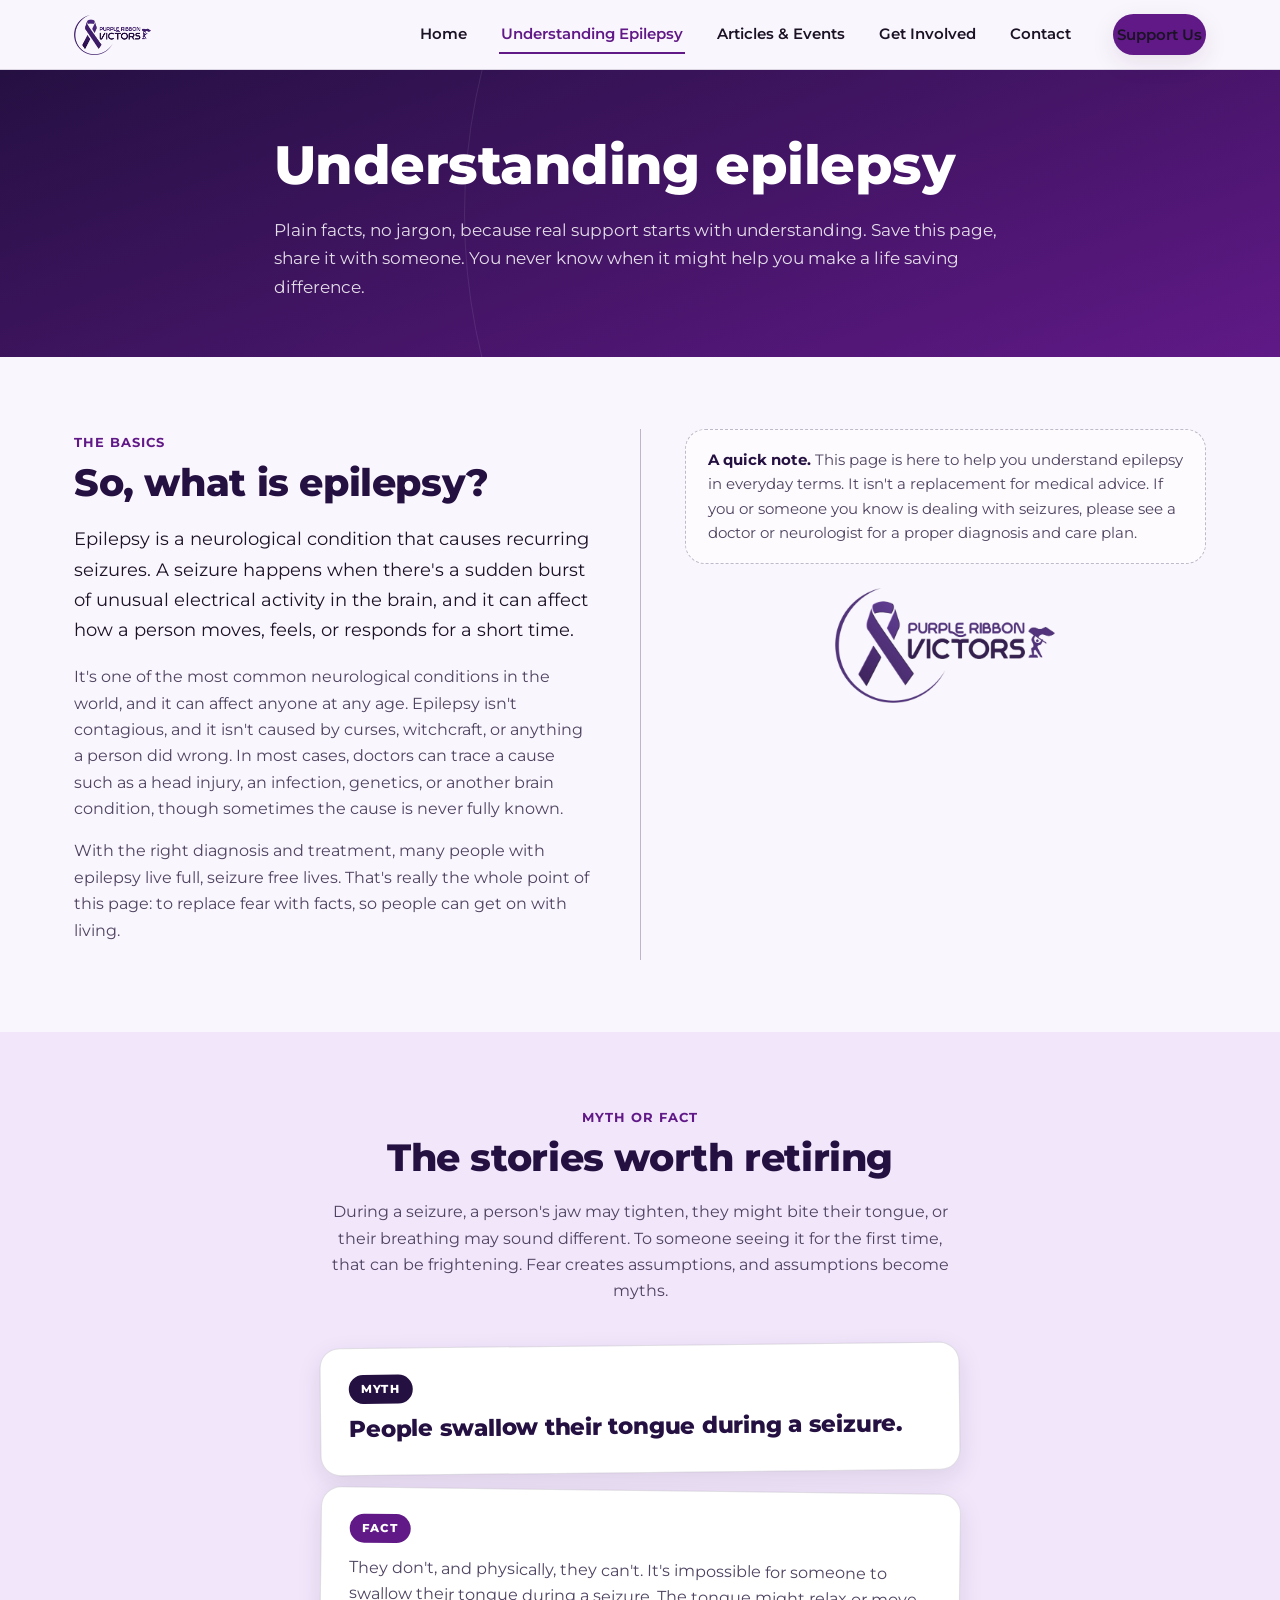
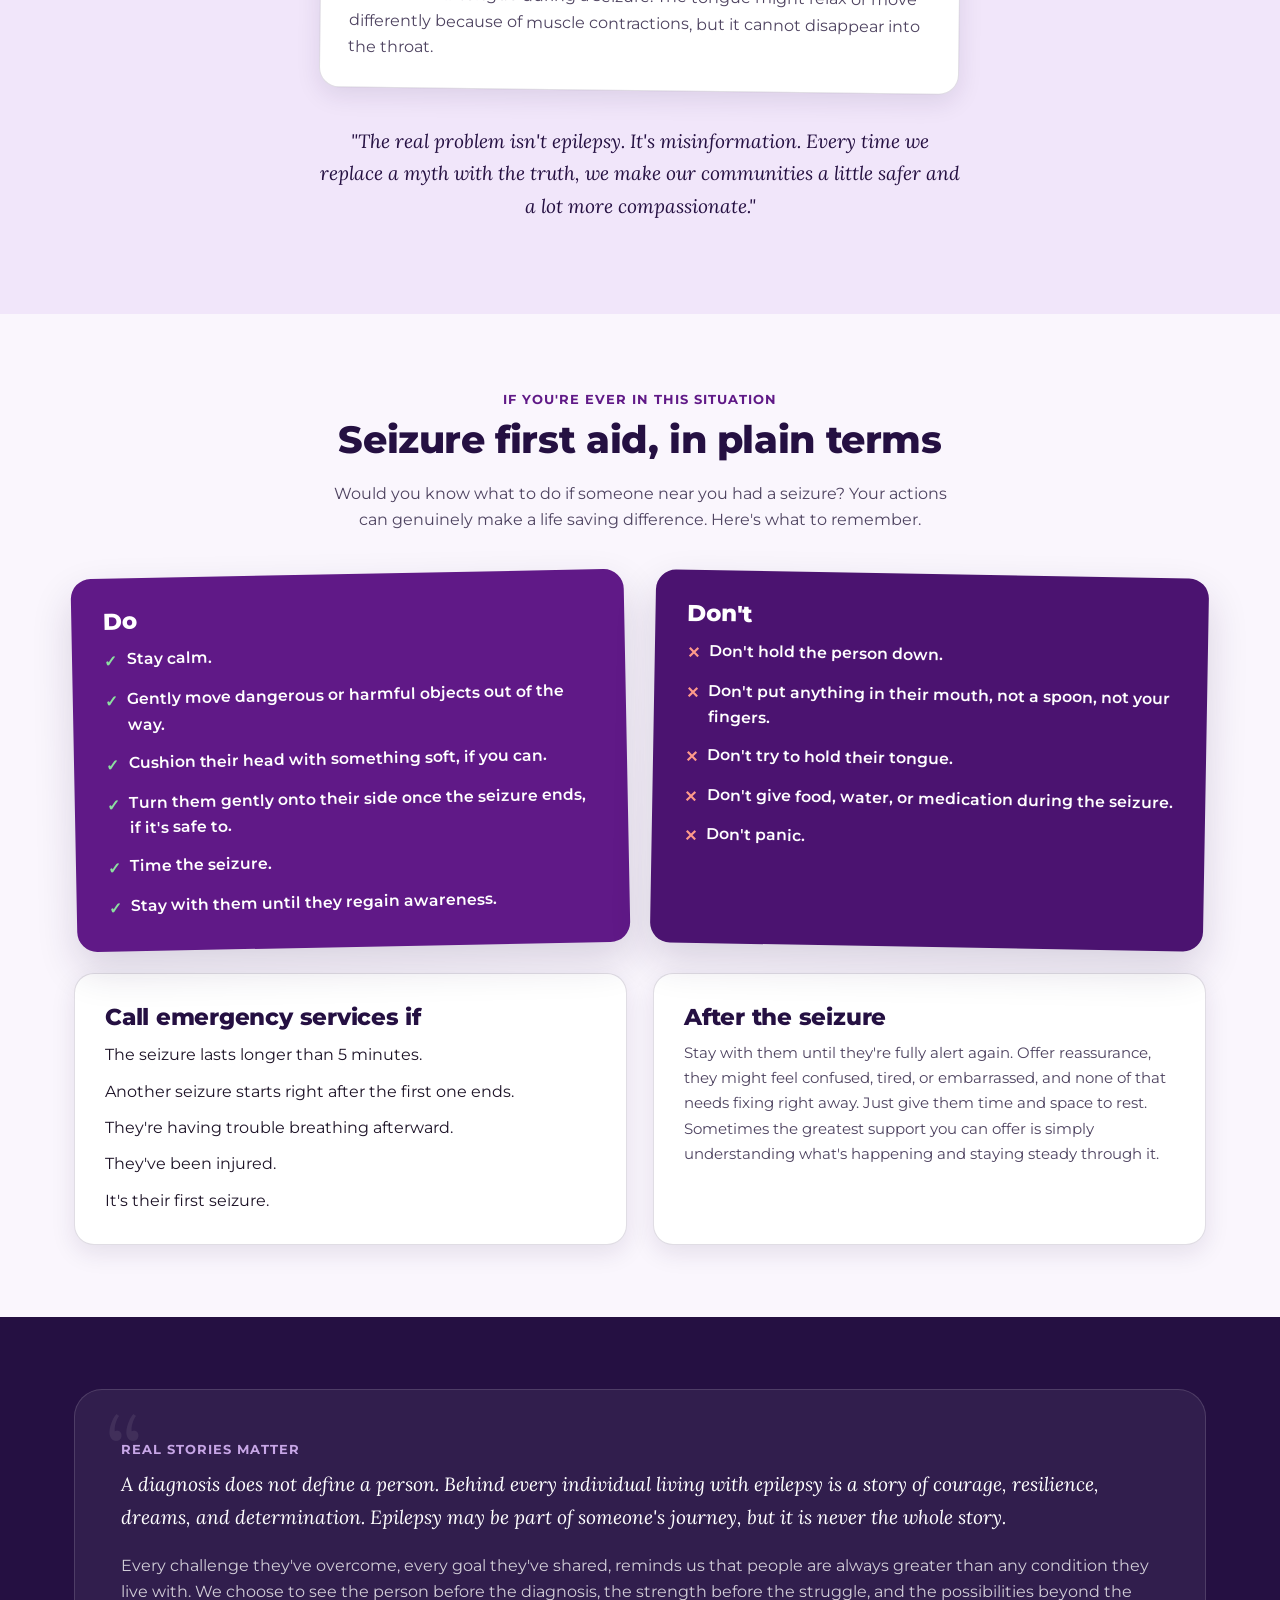
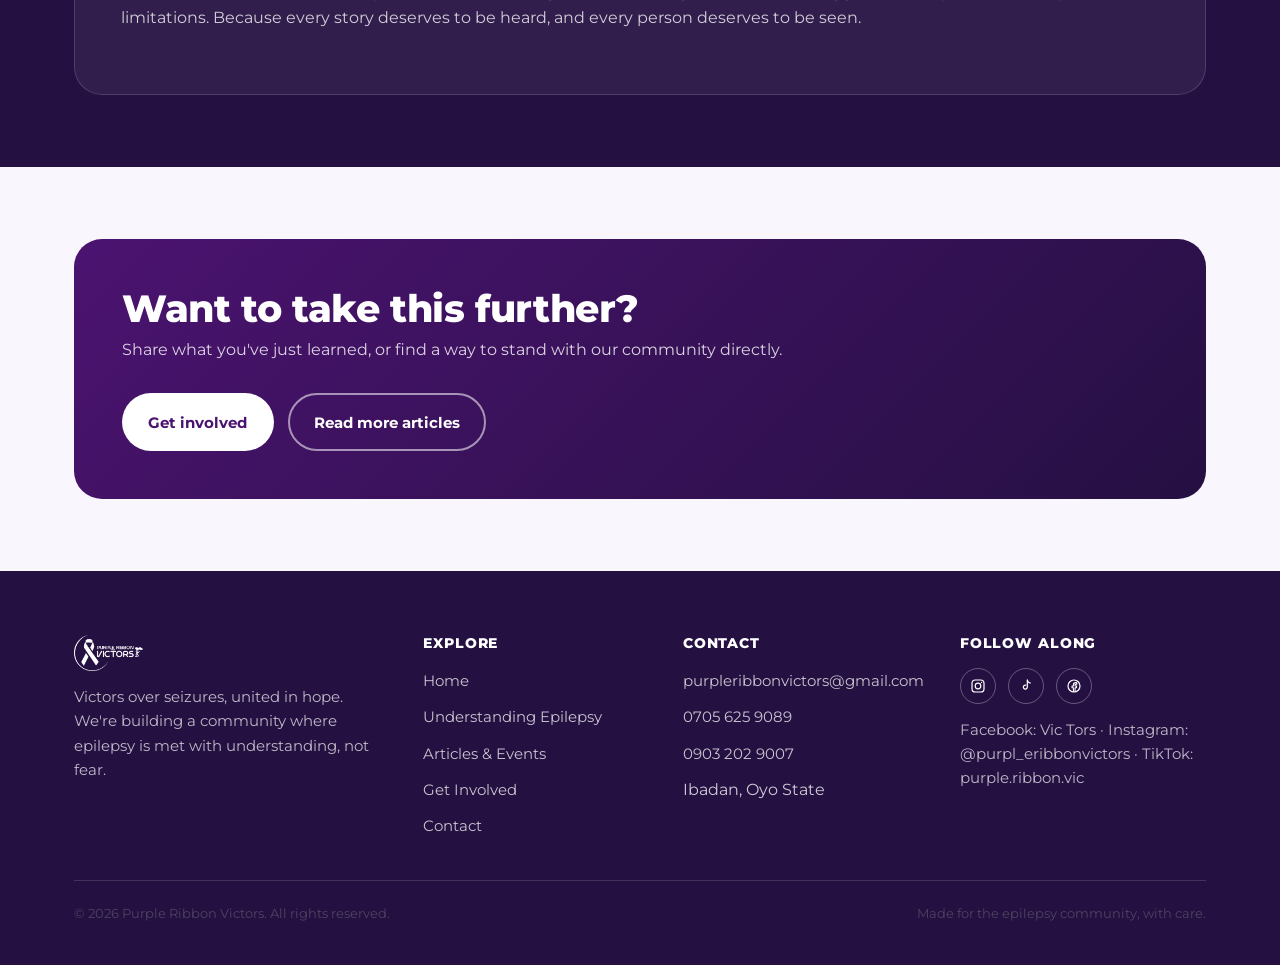
<file: understanding-epilepsy.html>
<!doctype html>
<html lang="en">
<head>
<meta charset="UTF-8">
<meta name="viewport" content="width=device-width, initial-scale=1.0">
<title>Understanding Epilepsy | Purple Ribbon Victors</title>
<meta name="description" content="What epilepsy actually is, the myths worth retiring, and the seizure first aid everyone should know. Plain facts, no jargon.">
<link rel="icon" href="logo-color.png">
<link rel="stylesheet" href="style.css">
</head>
<body>

<header class="site-header">
  <nav class="nav">
    <a href="index.html" class="brand">
      <img src="logo-color.png" alt="Purple Ribbon Victors">
    </a>
    <button class="nav-toggle" aria-label="Toggle menu" aria-expanded="false">
      <span></span><span></span><span></span>
    </button>
    <div class="nav-links">
      <a href="index.html">Home</a>
      <a href="understanding-epilepsy.html" class="active">Understanding Epilepsy</a>
      <a href="articles-events.html">Articles &amp; Events</a>
      <a href="get-involved.html">Get Involved</a>
      <a href="contact.html">Contact</a>
      <a href="get-involved.html#support" class="btn btn-primary nav-cta">Support Us</a>
    </div>
  </nav>
</header>

<section class="page-head">
  <div class="hero-bg-arc two" style="opacity:.6;"></div>
  <div class="wrap">
    <h1>Understanding epilepsy</h1>
    <p>Plain facts, no jargon, because real support starts with understanding. Save this page, share it with someone. You never know when it might help you make a life saving difference.</p>
  </div>
</section>

<section>
  <div class="wrap">
    <div class="divider-row">
      <div>
        <span class="eyebrow">The basics</span>
        <h2>So, what is epilepsy?</h2>
        <p class="lede">Epilepsy is a neurological condition that causes recurring seizures. A seizure happens when there's a sudden burst of unusual electrical activity in the brain, and it can affect how a person moves, feels, or responds for a short time.</p>
        <p>It's one of the most common neurological conditions in the world, and it can affect anyone at any age. Epilepsy isn't contagious, and it isn't caused by curses, witchcraft, or anything a person did wrong. In most cases, doctors can trace a cause such as a head injury, an infection, genetics, or another brain condition, though sometimes the cause is never fully known.</p>
        <p>With the right diagnosis and treatment, many people with epilepsy live full, seizure free lives. That's really the whole point of this page: to replace fear with facts, so people can get on with living.</p>
      </div>
      <div class="rule"></div>
      <div>
        <div class="note-banner">
          <strong style="color:var(--purple-900);">A quick note.</strong> This page is here to help you understand epilepsy in everyday terms. It isn't a replacement for medical advice. If you or someone you know is dealing with seizures, please see a doctor or neurologist for a proper diagnosis and care plan.
        </div>
        <div style="margin-top:24px;">
          <img src="logo-color.png" alt="Purple Ribbon Victors" style="max-width:220px; margin:0 auto; opacity:.9;">
        </div>
      </div>
    </div>
  </div>
</section>

<section class="alt">
  <div class="wrap">
    <div class="section-head center">
      <span class="eyebrow">Myth or fact</span>
      <h2>The stories worth retiring</h2>
      <p>During a seizure, a person's jaw may tighten, they might bite their tongue, or their breathing may sound different. To someone seeing it for the first time, that can be frightening. Fear creates assumptions, and assumptions become myths.</p>
    </div>
    <div class="mf-stack" style="margin:0 auto;">
      <div class="pale-card">
        <span class="tag">Myth</span>
        <h3 style="margin-bottom:6px;">People swallow their tongue during a seizure.</h3>
      </div>
      <div class="pale-card fact">
        <span class="tag">Fact</span>
        <p style="margin:0; color:var(--ink-soft);">They don't, and physically, they can't. It's impossible for someone to swallow their tongue during a seizure. The tongue might relax or move differently because of muscle contractions, but it cannot disappear into the throat.</p>
      </div>
    </div>
    <div style="max-width:640px; margin:34px auto 0; text-align:center;">
      <p class="quote">"The real problem isn't epilepsy. It's misinformation. Every time we replace a myth with the truth, we make our communities a little safer and a lot more compassionate."</p>
    </div>
  </div>
</section>

<section>
  <div class="wrap">
    <div class="section-head center">
      <span class="eyebrow">If you're ever in this situation</span>
      <h2>Seizure first aid, in plain terms</h2>
      <p>Would you know what to do if someone near you had a seizure? Your actions can genuinely make a life saving difference. Here's what to remember.</p>
    </div>

    <div class="grid grid-2">
      <div class="tilt-card do">
        <h3>Do</h3>
        <ul>
          <li><span class="mark">✓</span> Stay calm.</li>
          <li><span class="mark">✓</span> Gently move dangerous or harmful objects out of the way.</li>
          <li><span class="mark">✓</span> Cushion their head with something soft, if you can.</li>
          <li><span class="mark">✓</span> Turn them gently onto their side once the seizure ends, if it's safe to.</li>
          <li><span class="mark">✓</span> Time the seizure.</li>
          <li><span class="mark">✓</span> Stay with them until they regain awareness.</li>
        </ul>
      </div>
      <div class="tilt-card dont alt-rotate">
        <h3>Don't</h3>
        <ul>
          <li><span class="mark">✕</span> Don't hold the person down.</li>
          <li><span class="mark">✕</span> Don't put anything in their mouth, not a spoon, not your fingers.</li>
          <li><span class="mark">✕</span> Don't try to hold their tongue.</li>
          <li><span class="mark">✕</span> Don't give food, water, or medication during the seizure.</li>
          <li><span class="mark">✕</span> Don't panic.</li>
        </ul>
      </div>
    </div>

    <div class="grid grid-2" style="margin-top:26px;">
      <div class="card">
        <h3>Call emergency services if</h3>
        <ul style="display:flex; flex-direction:column; gap:10px; margin-top:12px;">
          <li>The seizure lasts longer than 5 minutes.</li>
          <li>Another seizure starts right after the first one ends.</li>
          <li>They're having trouble breathing afterward.</li>
          <li>They've been injured.</li>
          <li>It's their first seizure.</li>
        </ul>
      </div>
      <div class="card">
        <h3>After the seizure</h3>
        <p>Stay with them until they're fully alert again. Offer reassurance, they might feel confused, tired, or embarrassed, and none of that needs fixing right away. Just give them time and space to rest.</p>
        <p style="margin-bottom:0;">Sometimes the greatest support you can offer is simply understanding what's happening and staying steady through it.</p>
      </div>
    </div>
  </div>
</section>

<section class="dark">
  <div class="wrap">
    <div class="story-block" style="background:rgba(255,255,255,.06); box-shadow:none; border:1px solid rgba(255,255,255,.14);">
      <span class="mark-big" style="color:rgba(255,255,255,.08);">&ldquo;</span>
      <span class="eyebrow" style="color:#C7A6E6;">Real stories matter</span>
      <p class="quote" style="color:#fff;">A diagnosis does not define a person. Behind every individual living with epilepsy is a story of courage, resilience, dreams, and determination. Epilepsy may be part of someone's journey, but it is never the whole story.</p>
      <p style="color:rgba(255,255,255,.78);">Every challenge they've overcome, every goal they've shared, reminds us that people are always greater than any condition they live with. We choose to see the person before the diagnosis, the strength before the struggle, and the possibilities beyond the limitations. Because every story deserves to be heard, and every person deserves to be seen.</p>
    </div>
  </div>
</section>

<section>
  <div class="wrap">
    <div class="cta-band">
      <div>
        <h2>Want to take this further?</h2>
        <p>Share what you've just learned, or find a way to stand with our community directly.</p>
      </div>
      <div class="btn-row">
        <a href="get-involved.html" class="btn btn-white">Get involved</a>
        <a href="articles-events.html" class="btn btn-outline-light">Read more articles</a>
      </div>
    </div>
  </div>
</section>

<footer class="site-footer">
  <div class="wrap">
    <div class="footer-grid">
      <div>
        <img src="logo-white.png" alt="Purple Ribbon Victors">
        <p>Victors over seizures, united in hope. We're building a community where epilepsy is met with understanding, not fear.</p>
      </div>
      <div>
        <h4>Explore</h4>
        <ul>
          <li><a href="index.html">Home</a></li>
          <li><a href="understanding-epilepsy.html">Understanding Epilepsy</a></li>
          <li><a href="articles-events.html">Articles &amp; Events</a></li>
          <li><a href="get-involved.html">Get Involved</a></li>
          <li><a href="contact.html">Contact</a></li>
        </ul>
      </div>
      <div>
        <h4>Contact</h4>
        <ul>
          <li><a href="mailto:purpleribbonvictors@gmail.com">purpleribbonvictors@gmail.com</a></li>
          <li><a href="tel:07056259089">0705 625 9089</a></li>
          <li><a href="tel:09032029007">0903 202 9007</a></li>
          <li>Ibadan, Oyo State</li>
        </ul>
      </div>
      <div>
        <h4>Follow along</h4>
        <div class="social-row">
          <a href="https://instagram.com/purpl_eribbonvictors" target="_blank" rel="noopener" aria-label="Instagram">
            <svg viewBox="0 0 24 24" fill="none" xmlns="http://www.w3.org/2000/svg"><rect x="3" y="3" width="18" height="18" rx="5" stroke="#fff" stroke-width="1.8"/><circle cx="12" cy="12" r="4.2" stroke="#fff" stroke-width="1.8"/><circle cx="17.4" cy="6.6" r="1" fill="#fff"/></svg>
          </a>
          <a href="https://www.tiktok.com/@purple.ribbon.vic" target="_blank" rel="noopener" aria-label="TikTok">
            <svg viewBox="0 0 24 24" fill="none" xmlns="http://www.w3.org/2000/svg"><path d="M14 3v10.6a3 3 0 1 1-2.4-2.94" stroke="#fff" stroke-width="1.8" stroke-linecap="round"/><path d="M14 3c.4 2.4 2.2 4.2 4.6 4.5" stroke="#fff" stroke-width="1.8" stroke-linecap="round"/></svg>
          </a>
          <a aria-label="Facebook">
            <svg viewBox="0 0 24 24" fill="none" xmlns="http://www.w3.org/2000/svg"><circle cx="12" cy="12" r="9" stroke="#fff" stroke-width="1.8"/><path d="M13.6 21v-6.4h2.1l.3-2.5h-2.4V10.5c0-.7.2-1.2 1.3-1.2h1.3V7c-.2 0-1-.1-1.9-.1-1.9 0-3.2 1.1-3.2 3.3v1.9H9v2.5h2.1V21" stroke="#fff" stroke-width="1.6" stroke-linejoin="round"/></svg>
          </a>
        </div>
        <p class="small" style="margin-top:14px;">Facebook: Vic Tors &middot; Instagram: @purpl_eribbonvictors &middot; TikTok: purple.ribbon.vic</p>
      </div>
    </div>
    <div class="footer-bottom">
      <p>&copy; <span data-year></span> Purple Ribbon Victors. All rights reserved.</p>
      <p>Made for the epilepsy community, with care.</p>
    </div>
  </div>
</footer>

<script src="main.js"></script>
</body>
</html>
</file>
<file: style.css>
/* ============================================
   Purple Ribbon Victors — shared stylesheet
   ============================================ */

@import url('https://fonts.googleapis.com/css2?family=Montserrat:wght@400;500;600;700;800&family=Lora:ital,wght@0,400;0,500;0,600;1,400;1,500&display=swap');

:root{
  --bg: #FAF6FD;
  --bg-alt: #F1E6FA;
  --purple-500: #5E398F;
  --purple-600: #601987;
  --purple-700: #4B1370;
  --purple-900: #251042;
  --ink: #1C1226;
  --ink-soft: #4E4360;
  --white: #FFFFFF;
  --line: rgba(37,16,66,0.14);
  --line-strong: rgba(37,16,66,0.28);
  --shadow-sm: 0 8px 24px rgba(37,16,66,0.10);
  --shadow-md: 0 18px 40px rgba(37,16,66,0.16);
  --shadow-lg: 0 30px 70px rgba(37,16,66,0.22);
  --radius-sm: 12px;
  --radius-md: 20px;
  --radius-lg: 28px;
  --maxw: 1180px;
}

*, *::before, *::after{ box-sizing: border-box; }
html{ scroll-behavior: smooth; }

body{
  margin:0;
  background: var(--bg);
  color: var(--ink);
  font-family: 'Montserrat', -apple-system, BlinkMacSystemFont, 'Segoe UI', sans-serif;
  font-size: 16px;
  line-height: 1.65;
  -webkit-font-smoothing: antialiased;
}

img{ max-width:100%; display:block; }
a{ color: inherit; text-decoration: none; }
ul{ margin:0; padding:0; list-style:none; }
button{ font-family: inherit; cursor:pointer; }

h1,h2,h3,h4{
  font-family: 'Montserrat', sans-serif;
  font-weight: 800;
  color: var(--purple-900);
  line-height: 1.15;
  margin: 0 0 .5em;
  letter-spacing: -0.01em;
}
h1{ font-size: clamp(2.2rem, 4.4vw, 3.4rem); }
h2{ font-size: clamp(1.7rem, 3vw, 2.4rem); }
h3{ font-size: clamp(1.2rem, 1.8vw, 1.5rem); }
h4{ font-size: 1.1rem; }

p{ margin: 0 0 1em; color: var(--ink-soft); }
p.lede{ font-size: 1.15rem; color: var(--ink); }

.quote{
  font-family:'Lora', serif;
  font-style: italic;
  font-size: 1.2rem;
  color: var(--purple-900);
  line-height: 1.7;
}

.serif{ font-family:'Lora', serif; }

.wrap{
  max-width: var(--maxw);
  margin: 0 auto;
  padding: 0 24px;
}

.eyebrow{
  display:inline-block;
  font-size: .8rem;
  font-weight: 700;
  color: var(--purple-600);
  text-transform: uppercase;
  letter-spacing: .08em;
  margin-bottom: .6em;
}

/* ---------- Buttons ---------- */
.btn{
  display:inline-flex;
  align-items:center;
  gap:.5em;
  padding: .95em 1.6em;
  border-radius: 999px;
  font-weight: 700;
  font-size: .95rem;
  border: 2px solid transparent;
  transition: transform .18s ease, box-shadow .18s ease, background .18s ease, color .18s ease;
  white-space: nowrap;
}
.btn-primary{
  background: var(--purple-600);
  color: var(--white);
  box-shadow: var(--shadow-sm);
}
.btn-primary:hover{ transform: translateY(-2px); box-shadow: var(--shadow-md); }

.btn-outline{
  background: transparent;
  border-color: var(--purple-600);
  color: var(--purple-600);
}
.btn-outline:hover{ background: var(--purple-600); color:var(--white); }

.btn-outline-light{
  background: transparent;
  border-color: rgba(255,255,255,.55);
  color: var(--white);
}
.btn-outline-light:hover{ background: rgba(255,255,255,.14); border-color: #fff; }

.btn-white{
  background: var(--white);
  color: var(--purple-700);
}
.btn-white:hover{ transform: translateY(-2px); box-shadow: var(--shadow-md); }

.btn-row{ display:flex; flex-wrap:wrap; gap: 14px; }

/* ---------- Header / Nav ---------- */
.site-header{
  position: sticky;
  top:0;
  z-index: 100;
  background: rgba(250,246,253,.88);
  backdrop-filter: blur(10px);
  border-bottom: 1px solid var(--line);
}
.nav{
  display:flex;
  align-items:center;
  justify-content: space-between;
  padding: 14px 24px;
  max-width: var(--maxw);
  margin: 0 auto;
}
.brand{ display:flex; align-items:center; gap:.6em; }
.brand img{ height: 40px; width:auto; }

.nav-links{
  display:flex;
  align-items:center;
  gap: 30px;
}
.nav-links a{
  font-weight: 600;
  font-size: .95rem;
  color: var(--ink);
  padding: 6px 2px;
  border-bottom: 2px solid transparent;
  transition: color .15s ease, border-color .15s ease;
}
.nav-links a:hover, .nav-links a.active{
  color: var(--purple-600);
  border-color: var(--purple-600);
}
.nav-cta{ margin-left: 10px; }

.nav-toggle{
  display:none;
  background:none;
  border:none;
  padding: 6px;
}
.nav-toggle span{
  display:block;
  width: 26px;
  height: 3px;
  margin: 5px 0;
  background: var(--purple-900);
  border-radius: 3px;
  transition: transform .2s ease, opacity .2s ease;
}

@media (max-width: 900px){
  .nav-links{
    position:absolute;
    top: 100%;
    left:0; right:0;
    background: var(--white);
    flex-direction: column;
    align-items: flex-start;
    padding: 18px 24px 26px;
    gap: 14px;
    border-bottom: 1px solid var(--line);
    box-shadow: var(--shadow-md);
    display:none;
  }
  .nav-links.open{ display:flex; }
  .nav-cta{ margin-left:0; }
  .nav-toggle{ display:block; }
}

/* ---------- Hero ---------- */
.hero{
  position: relative;
  overflow: hidden;
  background: linear-gradient(160deg, var(--purple-900) 0%, var(--purple-700) 62%, var(--purple-600) 100%);
  color: var(--white);
}
.hero .wrap{
  display:grid;
  grid-template-columns: 1.05fr .95fr;
  align-items:center;
  gap: 40px;
  padding-top: 76px;
  padding-bottom: 76px;
  position: relative;
  z-index: 2;
}
.hero h1{ color: var(--white); }
.hero p.lede{ color: rgba(255,255,255,.86); max-width: 46ch; }
.hero-art{ position:relative; display:flex; align-items:center; justify-content:center; }
.hero-art svg{ width: 100%; max-width: 420px; height:auto; }

.hero-bg-arc{
  position:absolute;
  right: -18%;
  top: 50%;
  transform: translateY(-50%);
  width: 900px;
  height: 900px;
  border-radius: 50%;
  border: 90px solid rgba(255,255,255,.05);
  z-index:1;
}
.hero-bg-arc.two{
  right: -30%;
  width: 1200px;
  height: 1200px;
  border-width: 1px;
  border-color: rgba(255,255,255,.14);
}

@media (max-width: 900px){
  .hero .wrap{ grid-template-columns: 1fr; padding-top: 48px; padding-bottom: 48px; }
  .hero-art{ order:-1; }
  .hero-art svg{ max-width: 260px; }
}

/* ---------- Page header (non-home hero) ---------- */
.page-head{
  background: linear-gradient(160deg, var(--purple-900) 0%, var(--purple-600) 100%);
  color: var(--white);
  padding: 64px 0 56px;
  position: relative;
  overflow: hidden;
}
.page-head .wrap{ position:relative; z-index:2; max-width: 780px; }
.page-head h1{ color: var(--white); margin-bottom:.35em; }
.page-head p{ color: rgba(255,255,255,.86); font-size: 1.08rem; margin:0; }

/* ---------- Sections ---------- */
section{ padding: 72px 0; }
section.alt{ background: var(--bg-alt); }
section.dark{ background: var(--purple-900); color: rgba(255,255,255,.9); }
section.dark h2, section.dark h3{ color: var(--white); }
section.dark p{ color: rgba(255,255,255,.78); }

.section-head{ max-width: 640px; margin: 0 0 40px; }
.section-head.center{ margin-left:auto; margin-right:auto; text-align:center; }

.divider-row{
  display:grid;
  grid-template-columns: 1fr 1px 1fr;
  gap: 44px;
}
.divider-row > .rule{ background: var(--line-strong); }
@media (max-width: 760px){
  .divider-row{ grid-template-columns: 1fr; }
  .divider-row > .rule{ display:none; height:1px; }
}

/* ---------- Cards ---------- */
.grid{ display:grid; gap: 26px; }
.grid-3{ grid-template-columns: repeat(3, 1fr); }
.grid-2{ grid-template-columns: repeat(2, 1fr); }
@media (max-width: 900px){
  .grid-3{ grid-template-columns: 1fr 1fr; }
}
@media (max-width: 620px){
  .grid-3, .grid-2{ grid-template-columns: 1fr; }
}

.card{
  background: var(--white);
  border-radius: var(--radius-md);
  padding: 30px;
  box-shadow: var(--shadow-sm);
  border: 1px solid var(--line);
}
.card .icon{
  width: 52px; height:52px;
  margin-bottom: 18px;
}
.card h3{ margin-bottom:.4em; }
.card p{ margin:0; font-size:.96rem; }

/* Tilted callout cards, echoing the real social-media style */
.tilt-card{
  background: var(--purple-600);
  color: var(--white);
  border-radius: var(--radius-md);
  padding: 30px 32px;
  box-shadow: var(--shadow-md);
  transform: rotate(-1.1deg);
}
.tilt-card.alt-rotate{ transform: rotate(1deg); background: var(--purple-700); }
.tilt-card h3{ color: var(--white); }
.tilt-card ul{ display:flex; flex-direction:column; gap: 12px; }
.tilt-card li{
  display:flex;
  align-items:flex-start;
  gap: .6em;
  font-weight: 600;
  font-size: .98rem;
}
.tilt-card li .mark{ flex:none; margin-top:2px; font-weight:800; }
.tilt-card.do li .mark{ color:#8CE0A0; }
.tilt-card.dont li .mark{ color:#FF9B8A; }
.tilt-card p{ color: rgba(255,255,255,.86); }

.pale-card{
  background: var(--white);
  border: 1px solid var(--line);
  border-radius: var(--radius-md);
  padding: 26px 28px;
  transform: rotate(-.6deg);
  box-shadow: var(--shadow-sm);
}
.pale-card .tag{
  display:inline-block;
  background: var(--purple-900);
  color:#fff;
  font-size:.72rem;
  font-weight:800;
  letter-spacing:.06em;
  text-transform:uppercase;
  padding: 5px 12px;
  border-radius: 999px;
  margin-bottom: 12px;
}
.pale-card.fact{ transform: rotate(.7deg); }
.pale-card.fact .tag{ background: var(--purple-600); }

/* ---------- Myth / Fact stack ---------- */
.mf-stack{ display:flex; flex-direction:column; gap: 18px; max-width: 640px; }

/* ---------- Story / quote block ---------- */
.story-block{
  background: var(--white);
  border-radius: var(--radius-lg);
  padding: 46px;
  box-shadow: var(--shadow-md);
  position: relative;
}
.story-block .mark-big{
  position:absolute;
  top: 14px; left: 30px;
  font-family:'Lora', serif;
  font-size: 6rem;
  color: var(--bg-alt);
  z-index:0;
  line-height:1;
}
.story-block > *{ position:relative; z-index:1; }

/* ---------- Pill / handle chips ---------- */
.chip-row{ display:flex; flex-wrap:wrap; gap: 10px; }
.chip{
  display:inline-flex;
  align-items:center;
  gap:.5em;
  background: var(--bg-alt);
  color: var(--purple-700);
  border-radius: 999px;
  padding: 8px 16px;
  font-size:.86rem;
  font-weight:700;
}

/* ---------- Article / Event cards ---------- */
.article-card{
  background:var(--white);
  border-radius: var(--radius-md);
  overflow:hidden;
  border:1px solid var(--line);
  box-shadow: var(--shadow-sm);
  display:flex;
  flex-direction:column;
}
.article-card .thumb{
  height: 150px;
  background: linear-gradient(135deg, var(--purple-600), var(--purple-900));
  position:relative;
  overflow:hidden;
}
.article-card .thumb svg{ position:absolute; opacity:.5; }
.article-card .body{ padding: 22px 24px 26px; display:flex; flex-direction:column; gap:10px; flex:1; }
.article-card .meta{ font-size:.78rem; font-weight:700; color: var(--purple-600); text-transform:uppercase; letter-spacing:.05em; }
.article-card h3{ margin:0; font-size:1.15rem; }
.article-card p{ font-size:.94rem; margin:0; flex:1; }
.article-card .read{ font-weight:700; color:var(--purple-700); font-size:.9rem; }

.event-card{
  display:grid;
  grid-template-columns: 100px 1fr;
  gap: 20px;
  background: var(--white);
  border:1px solid var(--line);
  border-radius: var(--radius-md);
  padding: 22px;
  box-shadow: var(--shadow-sm);
  align-items:center;
}
.event-date{
  background: var(--bg-alt);
  border-radius: var(--radius-sm);
  text-align:center;
  padding: 14px 6px;
  font-weight:800;
  color: var(--purple-700);
}
.event-date .num{ display:block; font-size:1.4rem; line-height:1; }
.event-date .lbl{ display:block; font-size:.72rem; text-transform:uppercase; letter-spacing:.05em; margin-top:4px; }
@media (max-width: 560px){
  .event-card{ grid-template-columns: 1fr; }
  .event-date{ width: 100px; }
}

.note-banner{
  border: 1px dashed var(--line-strong);
  border-radius: var(--radius-md);
  padding: 18px 22px;
  color: var(--ink-soft);
  font-size:.92rem;
  background: rgba(255,255,255,.5);
}

/* ---------- Newsletter ---------- */
.newsletter-issue{
  display:flex;
  align-items:center;
  justify-content:space-between;
  gap: 20px;
  padding: 20px 0;
  border-bottom: 1px solid var(--line);
}
.newsletter-issue:last-child{ border-bottom:none; }
.newsletter-issue h4{ margin:0 0 4px; }
.newsletter-issue .date{ font-size:.82rem; color: var(--purple-600); font-weight:700; }

/* ---------- Get involved / contact form ---------- */
.form-card{
  background: var(--white);
  border-radius: var(--radius-lg);
  padding: 40px;
  box-shadow: var(--shadow-md);
}
.field{ margin-bottom: 18px; }
.field label{
  display:block;
  font-weight:700;
  font-size:.88rem;
  margin-bottom:6px;
  color: var(--purple-900);
}
.field input, .field textarea{
  width:100%;
  padding: 13px 16px;
  border-radius: 12px;
  border: 1px solid var(--line-strong);
  font-family: inherit;
  font-size: .96rem;
  background: var(--bg);
  color: var(--ink);
}
.field textarea{ min-height: 130px; resize: vertical; }
.field input:focus, .field textarea:focus{
  outline: none;
  border-color: var(--purple-600);
  box-shadow: 0 0 0 3px rgba(96,25,135,.14);
}

/* ---------- Contact info blocks ---------- */
.info-row{
  display:flex;
  gap: 16px;
  align-items:flex-start;
  padding: 18px 0;
  border-bottom: 1px solid var(--line);
}
.info-row:last-child{ border-bottom:none; }
.info-row .ico{ flex:none; width:40px; height:40px; color: var(--purple-600); }
.info-row h4{ margin:0 0 2px; font-size:1rem; }
.info-row p{ margin:0; }

/* ---------- CTA band ---------- */
.cta-band{
  background: linear-gradient(135deg, var(--purple-700), var(--purple-900));
  color:#fff;
  border-radius: var(--radius-lg);
  padding: 48px;
  display:flex;
  align-items:center;
  justify-content:space-between;
  gap: 30px;
  flex-wrap:wrap;
}
.cta-band h2, .cta-band p{ color:#fff; margin:0; }
.cta-band p{ color: rgba(255,255,255,.82); margin-top:6px; }

/* ---------- Footer ---------- */
.site-footer{
  background: var(--purple-900);
  color: rgba(255,255,255,.78);
  padding: 64px 0 28px;
}
.footer-grid{
  display:grid;
  grid-template-columns: 1.4fr 1fr 1fr 1.1fr;
  gap: 36px;
  padding-bottom: 40px;
  border-bottom: 1px solid rgba(255,255,255,.14);
}
.footer-grid img{ height:36px; margin-bottom:14px; }
.footer-grid h4{ color:#fff; font-size:.9rem; text-transform:uppercase; letter-spacing:.06em; margin-bottom:16px; }
.footer-grid ul{ display:flex; flex-direction:column; gap:10px; }
.footer-grid a{ color: rgba(255,255,255,.75); font-size:.92rem; }
.footer-grid a:hover{ color:#fff; }
.footer-grid p{ color: rgba(255,255,255,.7); font-size:.92rem; }
.footer-bottom{
  display:flex;
  justify-content:space-between;
  align-items:center;
  flex-wrap:wrap;
  gap: 10px;
  padding-top: 22px;
  font-size:.82rem;
  color: rgba(255,255,255,.55);
}
.social-row{ display:flex; gap: 12px; }
.social-row a{
  width: 36px; height:36px;
  border-radius:50%;
  border: 1px solid rgba(255,255,255,.3);
  display:flex; align-items:center; justify-content:center;
}
.social-row a:hover{ background: rgba(255,255,255,.12); }
.social-row svg{ width:16px; height:16px; }

@media (max-width: 860px){
  .footer-grid{ grid-template-columns: 1fr 1fr; }
}
@media (max-width: 520px){
  .footer-grid{ grid-template-columns: 1fr; }
  .cta-band{ padding: 32px; }
}

/* ---------- Anniversary celebration ---------- */
.anniv-badge{
  display:inline-flex;
  align-items:center;
  gap:.35em;
  background: var(--bg-alt);
  color: var(--purple-700);
  border: 1px solid var(--line-strong);
  border-radius: 999px;
  padding: 6px 14px;
  font-size: .74rem;
  font-weight: 800;
  white-space: nowrap;
  animation: annivPulse 2.4s ease-in-out infinite;
}
@keyframes annivPulse{
  0%,100%{ transform: scale(1); }
  50%{ transform: scale(1.06); }
}
@media (max-width: 640px){
  .anniv-badge{ display:none; }
}

.anniv-overlay{
  position: fixed;
  inset: 0;
  z-index: 999;
  pointer-events: none;
  overflow: hidden;
}

.anniv-balloon{
  position:absolute;
  bottom: -160px;
  width: 44px;
  height: 56px;
  border-radius: 50% 50% 50% 50% / 58% 58% 42% 42%;
  opacity: .92;
  animation-name: annivFloat;
  animation-timing-function: ease-in;
  animation-fill-mode: forwards;
}
.anniv-balloon::after{
  content:"";
  position:absolute;
  left:50%;
  top:100%;
  width:1px;
  height:54px;
  background: rgba(37,16,66,.3);
  transform: translateX(-50%);
}
@keyframes annivFloat{
  0%{ transform: translateY(0) translateX(0) rotate(0deg); opacity:.95; }
  85%{ opacity:.9; }
  100%{ transform: translateY(-115vh) translateX(var(--drift, 40px)) rotate(8deg); opacity:0; }
}

.anniv-confetti{
  position:absolute;
  top:-20px;
  width:9px;
  height:14px;
  opacity:.9;
  animation-name: annivFall;
  animation-timing-function: linear;
  animation-fill-mode: forwards;
}
@keyframes annivFall{
  0%{ transform: translateY(0) rotate(0deg); opacity:1; }
  100%{ transform: translateY(110vh) rotate(360deg); opacity:.6; }
}

.anniv-modal-backdrop{
  position: fixed;
  inset:0;
  background: rgba(28,18,38,.55);
  backdrop-filter: blur(3px);
  z-index: 1000;
  display:flex;
  align-items:center;
  justify-content:center;
  padding: 20px;
  animation: annivFadeIn .3s ease;
}
@keyframes annivFadeIn{ from{opacity:0;} to{opacity:1;} }

.anniv-modal{
  background: var(--white);
  border-radius: var(--radius-lg);
  max-width: 420px;
  width:100%;
  padding: 40px 34px 34px;
  text-align:center;
  box-shadow: var(--shadow-lg);
  position:relative;
  animation: annivPop .4s cubic-bezier(.2,1.4,.4,1);
}
@keyframes annivPop{
  from{ transform: scale(.85); opacity:0; }
  to{ transform: scale(1); opacity:1; }
}
.anniv-modal .emoji-row{ font-size:2.2rem; margin-bottom:10px; letter-spacing:6px; }
.anniv-modal h3{ margin-bottom:10px; }
.anniv-modal p{ margin-bottom:22px; }
.anniv-modal-close{
  position:absolute;
  top:14px; right:16px;
  background:none;
  border:none;
  font-size:1.3rem;
  line-height:1;
  color: var(--ink-soft);
  padding:4px;
}

/* ---------- Utility ---------- */
.mt-0{ margin-top:0; }
.center{ text-align:center; }
.small{ font-size:.85rem; }
.muted{ color: var(--ink-soft); }
</file>
